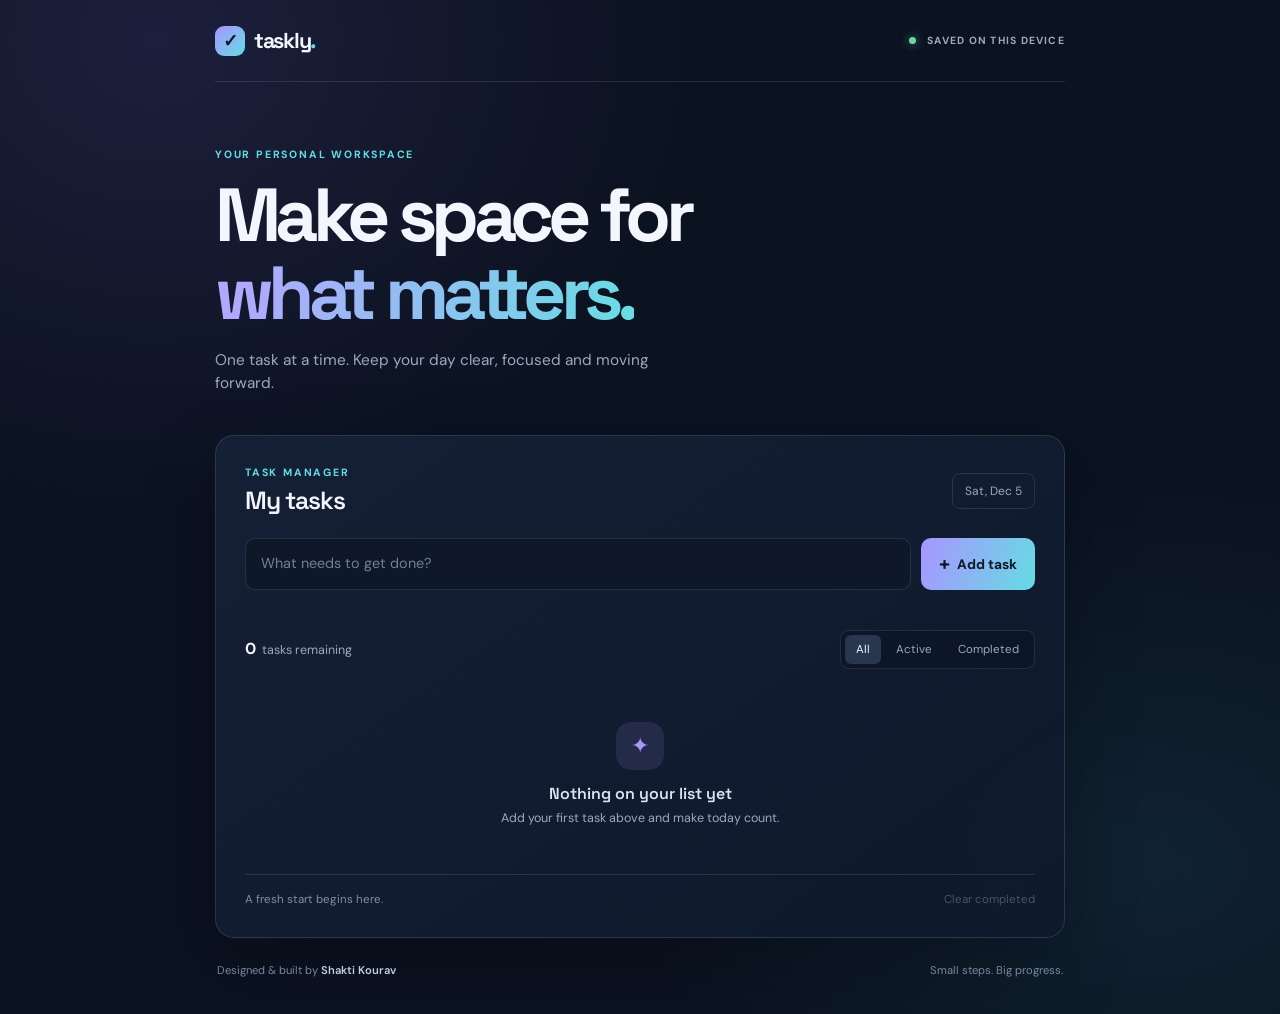
<file: interactive-todo-localstorage/index.html>
<!DOCTYPE html>
<html lang="en">
<head>
  <meta charset="UTF-8">
  <meta name="viewport" content="width=device-width, initial-scale=1.0">
  <meta name="description" content="A simple, responsive task manager by Shakti Kourav.">
  <meta name="theme-color" content="#101827">
  <title>Taskly — Personal Task Manager</title>
  <link rel="preconnect" href="https://fonts.googleapis.com">
  <link rel="preconnect" href="https://fonts.gstatic.com" crossorigin>
  <link href="https://fonts.googleapis.com/css2?family=DM+Sans:wght@400;500;600;700&family=Space+Grotesk:wght@500;600;700&display=swap" rel="stylesheet">
  <link rel="stylesheet" href="style.css">
  <script src="script.js" defer></script>
</head>
<body>
  <main class="app-shell">
    <header class="topbar">
      <a class="brand" href="#" aria-label="Taskly home"><span class="brand-icon">✓</span> taskly<span class="brand-dot">.</span></a>
      <span class="local-label"><span class="live-dot"></span> SAVED ON THIS DEVICE</span>
    </header>

    <section class="welcome">
      <p class="eyebrow">YOUR PERSONAL WORKSPACE</p>
      <h1>Make space for<br><span>what matters.</span></h1>
      <p class="welcome-copy">One task at a time. Keep your day clear, focused and moving forward.</p>
    </section>

    <section class="task-panel" aria-labelledby="task-heading">
      <div class="panel-heading">
        <div>
          <p class="eyebrow">TASK MANAGER</p>
          <h2 id="task-heading">My tasks</h2>
        </div>
        <div class="date-chip" id="today-date" aria-label="Today's date"></div>
      </div>

      <form class="task-form" id="task-form">
        <label class="sr-only" for="task-input">Enter a new task</label>
        <input id="task-input" name="task" type="text" maxlength="120" placeholder="What needs to get done?" autocomplete="off">
        <button class="add-button" type="submit"><span aria-hidden="true">+</span> Add task</button>
      </form>
      <p class="form-message" id="form-message" role="status" aria-live="polite"></p>

      <div class="task-toolbar">
        <div class="task-count"><strong id="remaining-count">0</strong> tasks remaining</div>
        <div class="filters" role="group" aria-label="Filter tasks">
          <button type="button" class="filter-button active" data-filter="all" aria-pressed="true">All</button>
          <button type="button" class="filter-button" data-filter="active" aria-pressed="false">Active</button>
          <button type="button" class="filter-button" data-filter="completed" aria-pressed="false">Completed</button>
        </div>
      </div>

      <ul class="task-list" id="task-list" aria-label="Your tasks"></ul>
      <div class="empty-state" id="empty-state">
        <div class="empty-icon">✦</div>
        <h3>Nothing on your list yet</h3>
        <p>Add your first task above and make today count.</p>
      </div>

      <footer class="list-footer">
        <span id="list-summary">A fresh start begins here.</span>
        <button type="button" id="clear-completed" class="clear-button" disabled>Clear completed</button>
      </footer>
    </section>

    <footer class="app-footer">
      <span>Designed & built by <strong>Shakti Kourav</strong></span>
      <span>Small steps. Big progress.</span>
    </footer>
  </main>
</body>
</html>
</file>
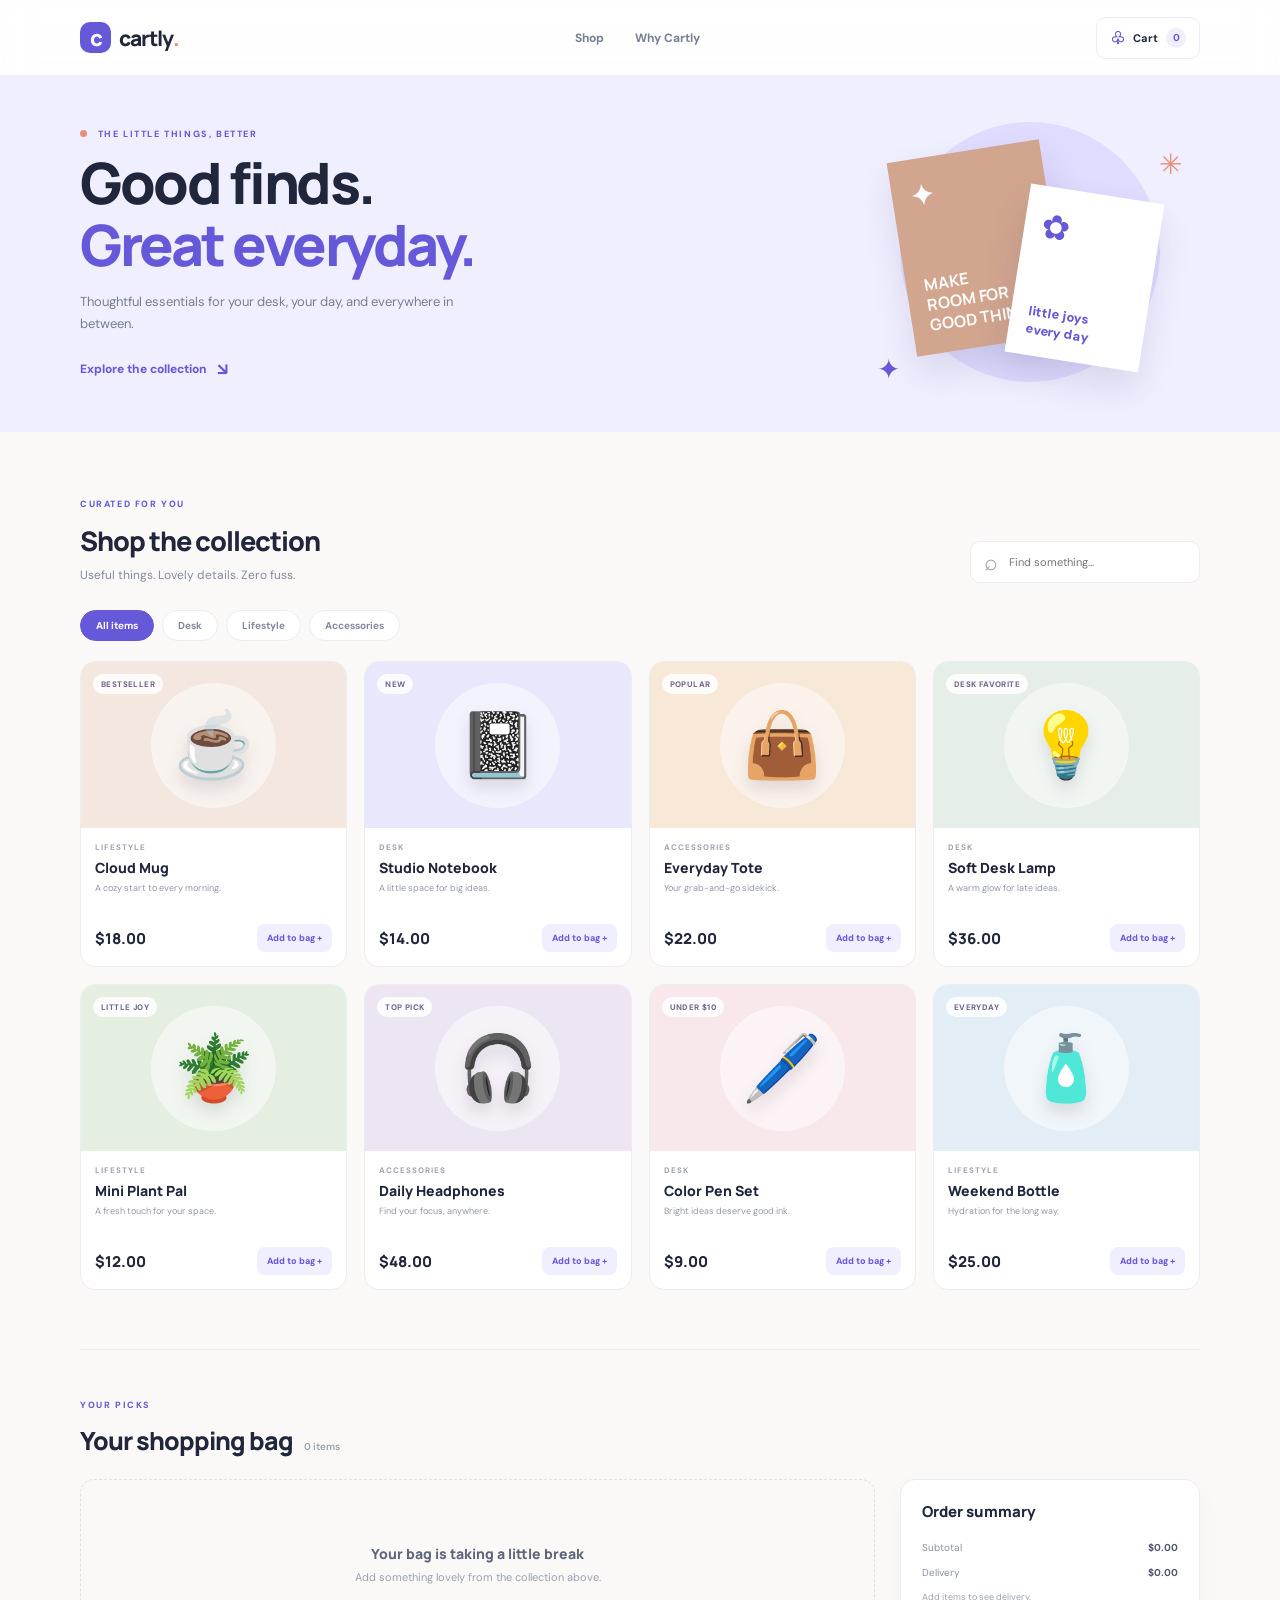
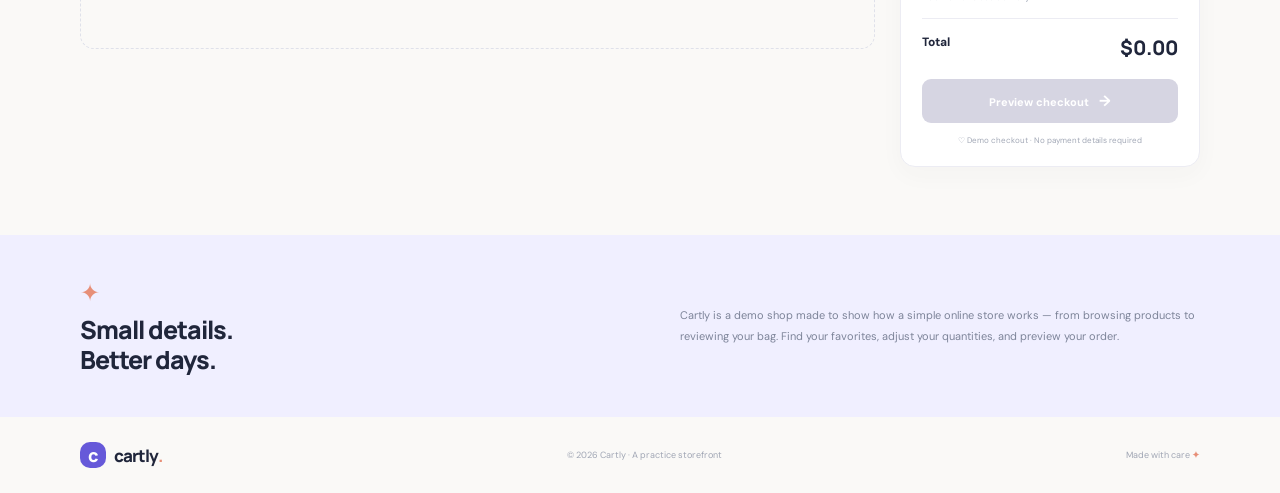
<file: Interactive_Mini_Ecommerce_App/index.html>
<!DOCTYPE html>
<html lang="en">
<head>
  <meta charset="UTF-8">
  <meta name="viewport" content="width=device-width, initial-scale=1.0">
  <meta name="description" content="A mini online store with a dynamic product catalog and interactive shopping cart.">
  <title>Cartly — Everyday essentials</title>
  <link rel="preconnect" href="https://fonts.googleapis.com">
  <link rel="preconnect" href="https://fonts.gstatic.com" crossorigin>
  <link href="https://fonts.googleapis.com/css2?family=DM+Sans:wght@400;500;600;700;800&family=Manrope:wght@500;600;700;800&display=swap" rel="stylesheet">
  <link rel="stylesheet" href="style.css">
  <script src="script.js" defer></script>
</head>
<body>
  <header class="site-header">
    <div class="header-inner">
      <a class="brand" href="#" aria-label="Cartly home"><span class="brand-mark">c</span> cartly<span class="brand-period">.</span></a>
      <nav class="desktop-nav" aria-label="Main navigation"><a href="#shop">Shop</a><a href="#why-us">Why Cartly</a></nav>
      <button class="header-cart" id="cart-jump" type="button" aria-label="Go to shopping cart">
        <span aria-hidden="true">♧</span> Cart <span class="cart-count" id="header-cart-count">0</span>
      </button>
    </div>
  </header>

  <main>
    <section class="hero">
      <div class="hero-inner">
        <div class="hero-copy">
          <p class="eyebrow"><span></span> THE LITTLE THINGS, BETTER</p>
          <h1>Good finds.<br><span>Great everyday.</span></h1>
          <p>Thoughtful essentials for your desk, your day, and everywhere in between.</p>
          <a href="#shop" class="hero-link">Explore the collection <span aria-hidden="true">↘</span></a>
        </div>
        <div class="hero-art" aria-label="Decorative product collection">
          <div class="art-circle"></div>
          <div class="art-card art-card-one"><span>✦</span><b>MAKE<br>ROOM FOR<br>GOOD THINGS</b></div>
          <div class="art-card art-card-two"><span>✿</span><small>little joys<br>every day</small></div>
          <div class="art-spark spark-one">✳</div><div class="art-spark spark-two">✦</div>
        </div>
      </div>
    </section>

    <section class="shop-section content-width" id="shop">
      <div class="section-heading">
        <div><p class="eyebrow">CURATED FOR YOU</p><h2>Shop the collection</h2><p class="section-subtitle">Useful things. Lovely details. Zero fuss.</p></div>
        <label class="search-box"><span aria-hidden="true">⌕</span><span class="sr-only">Search products</span><input id="product-search" type="search" placeholder="Find something..." autocomplete="off"></label>
      </div>
      <div class="category-row" id="category-filters" aria-label="Filter products">
        <button class="filter-chip active" type="button" data-category="All">All items</button>
        <button class="filter-chip" type="button" data-category="Desk">Desk</button>
        <button class="filter-chip" type="button" data-category="Lifestyle">Lifestyle</button>
        <button class="filter-chip" type="button" data-category="Accessories">Accessories</button>
      </div>
      <div class="product-grid" id="product-grid" aria-live="polite"></div>
      <p class="empty-products" id="empty-products" hidden>No products match your search. Try another word.</p>
    </section>

    <section class="cart-section content-width" id="cart-section">
      <div class="cart-heading"><div><p class="eyebrow">YOUR PICKS</p><h2>Your shopping bag <span class="heading-count" id="cart-heading-count">0 items</span></h2></div><button class="text-button" id="clear-cart" type="button">Clear bag</button></div>
      <div class="cart-layout">
        <div class="cart-items" id="cart-items" aria-live="polite"></div>
        <aside class="summary-card">
          <h3>Order summary</h3>
          <div class="summary-row"><span>Subtotal</span><strong id="subtotal">$0.00</strong></div>
          <div class="summary-row"><span>Delivery</span><strong id="delivery">$0.00</strong></div>
          <p class="delivery-hint" id="delivery-hint">Add items to see delivery.</p>
          <div class="summary-total"><span>Total</span><strong id="grand-total">$0.00</strong></div>
          <button class="checkout-button" id="checkout-button" type="button" disabled>Preview checkout <span aria-hidden="true">→</span></button>
          <p class="secure-note">♡ Demo checkout · No payment details required</p>
        </aside>
      </div>
    </section>

    <section class="why-section" id="why-us"><div class="content-width why-inner"><div><span class="why-icon">✦</span><h2>Small details.<br>Better days.</h2></div><p>Cartly is a demo shop made to show how a simple online store works — from browsing products to reviewing your bag. Find your favorites, adjust your quantities, and preview your order.</p></div></section>
  </main>

  <footer class="footer content-width"><a class="brand" href="#"><span class="brand-mark">c</span> cartly<span class="brand-period">.</span></a><span>© 2026 Cartly · A practice storefront</span><span>Made with care <b>✦</b></span></footer>

  <div class="modal-backdrop" id="checkout-modal" hidden>
    <section class="checkout-modal" role="dialog" aria-modal="true" aria-labelledby="modal-title">
      <button class="modal-close" id="modal-close" type="button" aria-label="Close checkout preview">×</button>
      <div class="modal-success">✓</div>
      <p class="eyebrow">JUST ONE LAST LOOK</p>
      <h2 id="modal-title">Your order preview</h2>
      <p class="modal-description">Everything looks good! This is a demo preview — no order will be placed and no payment will be collected.</p>
      <div class="modal-items" id="modal-items"></div>
      <div class="modal-total"><span>Estimated total</span><strong id="modal-total">$0.00</strong></div>
      <button class="done-button" id="done-button" type="button">Looks good</button>
      <p class="demo-disclaimer">Demo only · No card details or personal payment information requested.</p>
    </section>
  </div>
  <div class="toast" id="toast" role="status" aria-live="polite"></div>
</body>
</html>
</file>
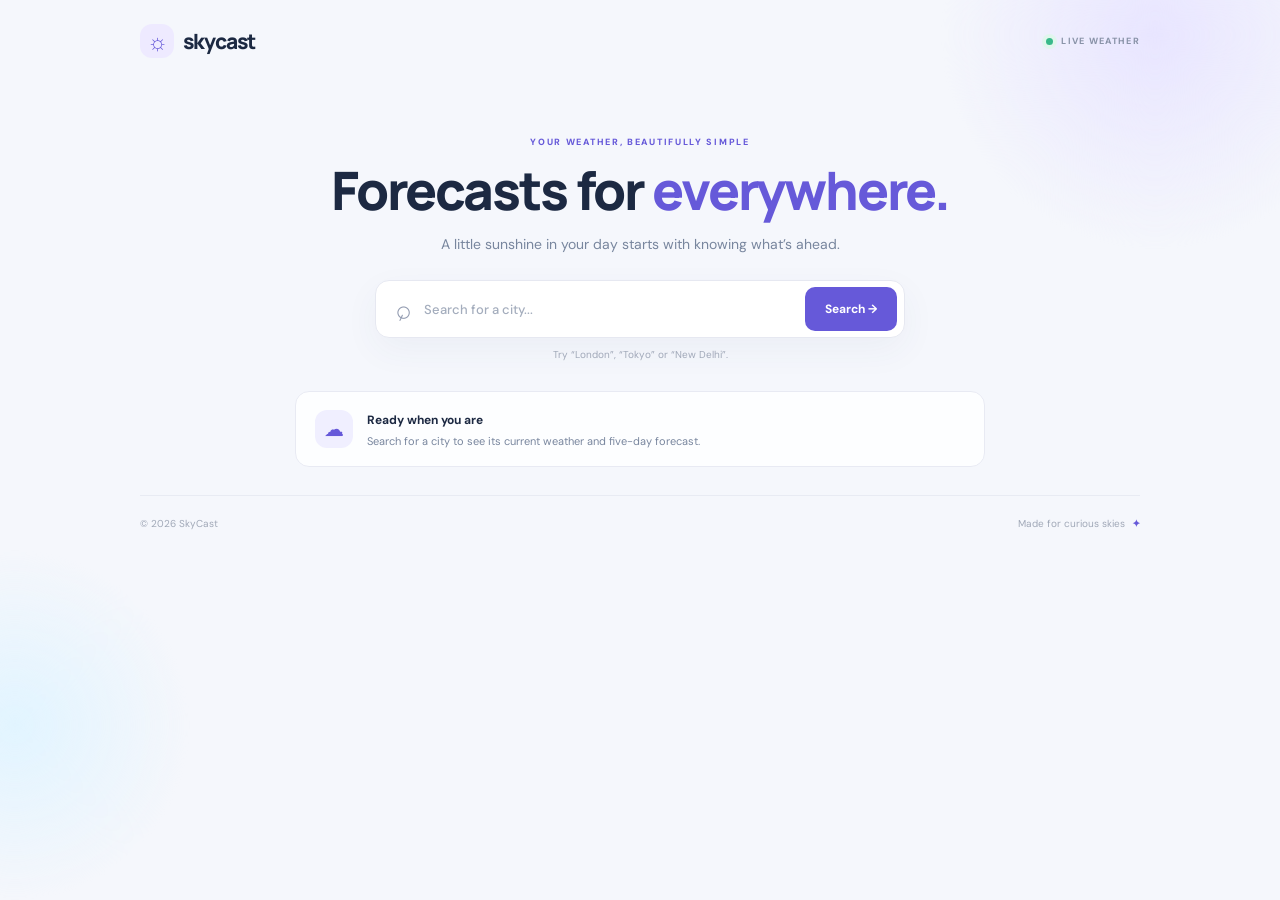
<file: Live_Weather_Dashboard/index.html>
<!DOCTYPE html>
<html lang="en">
<head>
  <meta charset="UTF-8">
  <meta name="viewport" content="width=device-width, initial-scale=1.0">
  <meta name="description" content="Search a city to see live weather conditions and a five-day forecast.">
  <title>SkyCast — Live Weather Dashboard</title>
  <link rel="preconnect" href="https://fonts.googleapis.com">
  <link rel="preconnect" href="https://fonts.gstatic.com" crossorigin>
  <link href="https://fonts.googleapis.com/css2?family=DM+Sans:wght@400;500;600;700;800&family=Manrope:wght@500;600;700;800&display=swap" rel="stylesheet">
  <link rel="stylesheet" href="style.css">
  <script src="script.js" defer></script>
</head>
<body>
  <div class="ambient ambient-one"></div>
  <div class="ambient ambient-two"></div>
  <main class="app-shell">
    <header class="topbar">
      <a class="brand" href="#" aria-label="SkyCast home"><span class="brand-icon">☼</span> skycast</a>
      <div class="live-indicator"><span></span> LIVE WEATHER</div>
    </header>

    <section class="hero">
      <p class="eyebrow">YOUR WEATHER, BEAUTIFULLY SIMPLE</p>
      <h1>Forecasts for <span>everywhere.</span></h1>
      <p class="hero-copy">A little sunshine in your day starts with knowing what’s ahead.</p>

      <form class="search-form" id="search-form" novalidate>
        <span class="search-icon" aria-hidden="true">⌕</span>
        <label class="sr-only" for="city-input">Search city</label>
        <input id="city-input" type="search" placeholder="Search for a city..." autocomplete="off" maxlength="80">
        <button id="search-button" type="submit">Search <span aria-hidden="true">→</span></button>
      </form>
      <p class="search-hint" id="search-hint">Try “London”, “Tokyo” or “New Delhi”.</p>
    </section>

    <section class="status-panel" id="status-panel" aria-live="polite" aria-atomic="true">
      <div class="status-icon">☁</div>
      <div>
        <strong id="status-title">Ready when you are</strong>
        <p id="status-message">Search for a city to see its current weather and five-day forecast.</p>
      </div>
    </section>

    <section class="weather-content" id="weather-content" hidden>
      <div class="section-heading">
        <div>
          <p class="section-kicker">CURRENT CONDITIONS</p>
          <h2 id="location-name">—</h2>
          <p class="updated" id="local-time">Local time · —</p>
        </div>
        <div class="condition-pill"><span class="condition-dot"></span> Now</div>
      </div>

      <article class="current-card">
        <div class="current-main">
          <div class="weather-symbol" id="current-icon" aria-hidden="true">☀️</div>
          <div>
            <div class="temperature"><span id="current-temp">—</span><span class="degree">°</span></div>
            <p class="condition-text" id="current-description">—</p>
            <p class="feels-like">Feels like <strong id="feels-like">—</strong>°</p>
          </div>
        </div>
        <div class="current-summary">
          <p>Here's what's happening in your city right now.</p>
          <div class="summary-divider"></div>
          <span id="day-summary">Live conditions</span>
        </div>
      </article>

      <div class="details-grid">
        <article class="detail-card"><span class="detail-icon">💧</span><span class="detail-label">Humidity</span><strong><span id="humidity">—</span><small>%</small></strong></article>
        <article class="detail-card"><span class="detail-icon">🌬️</span><span class="detail-label">Wind speed</span><strong><span id="wind-speed">—</span><small> km/h</small></strong></article>
        <article class="detail-card"><span class="detail-icon">🌡️</span><span class="detail-label">Pressure</span><strong><span id="pressure">—</span><small> hPa</small></strong></article>
        <article class="detail-card"><span class="detail-icon">☀️</span><span class="detail-label">UV index</span><strong><span id="uv-index">—</span><small></small></strong></article>
      </div>

      <section class="forecast-section">
        <div class="forecast-heading">
          <div><p class="section-kicker">PLAN AHEAD</p><h2>5-day forecast</h2></div>
          <span class="forecast-caption">Daily outlook</span>
        </div>
        <div class="forecast-grid" id="forecast-grid"></div>
      </section>
      <p class="data-credit">Weather data provided by <a href="https://open-meteo.com/" target="_blank" rel="noopener noreferrer">Open-Meteo</a>.</p>
    </section>

    <footer class="footer"><span>© 2026 SkyCast</span><span>Made for curious skies <b>✦</b></span></footer>
  </main>
</body>
</html>
</file>
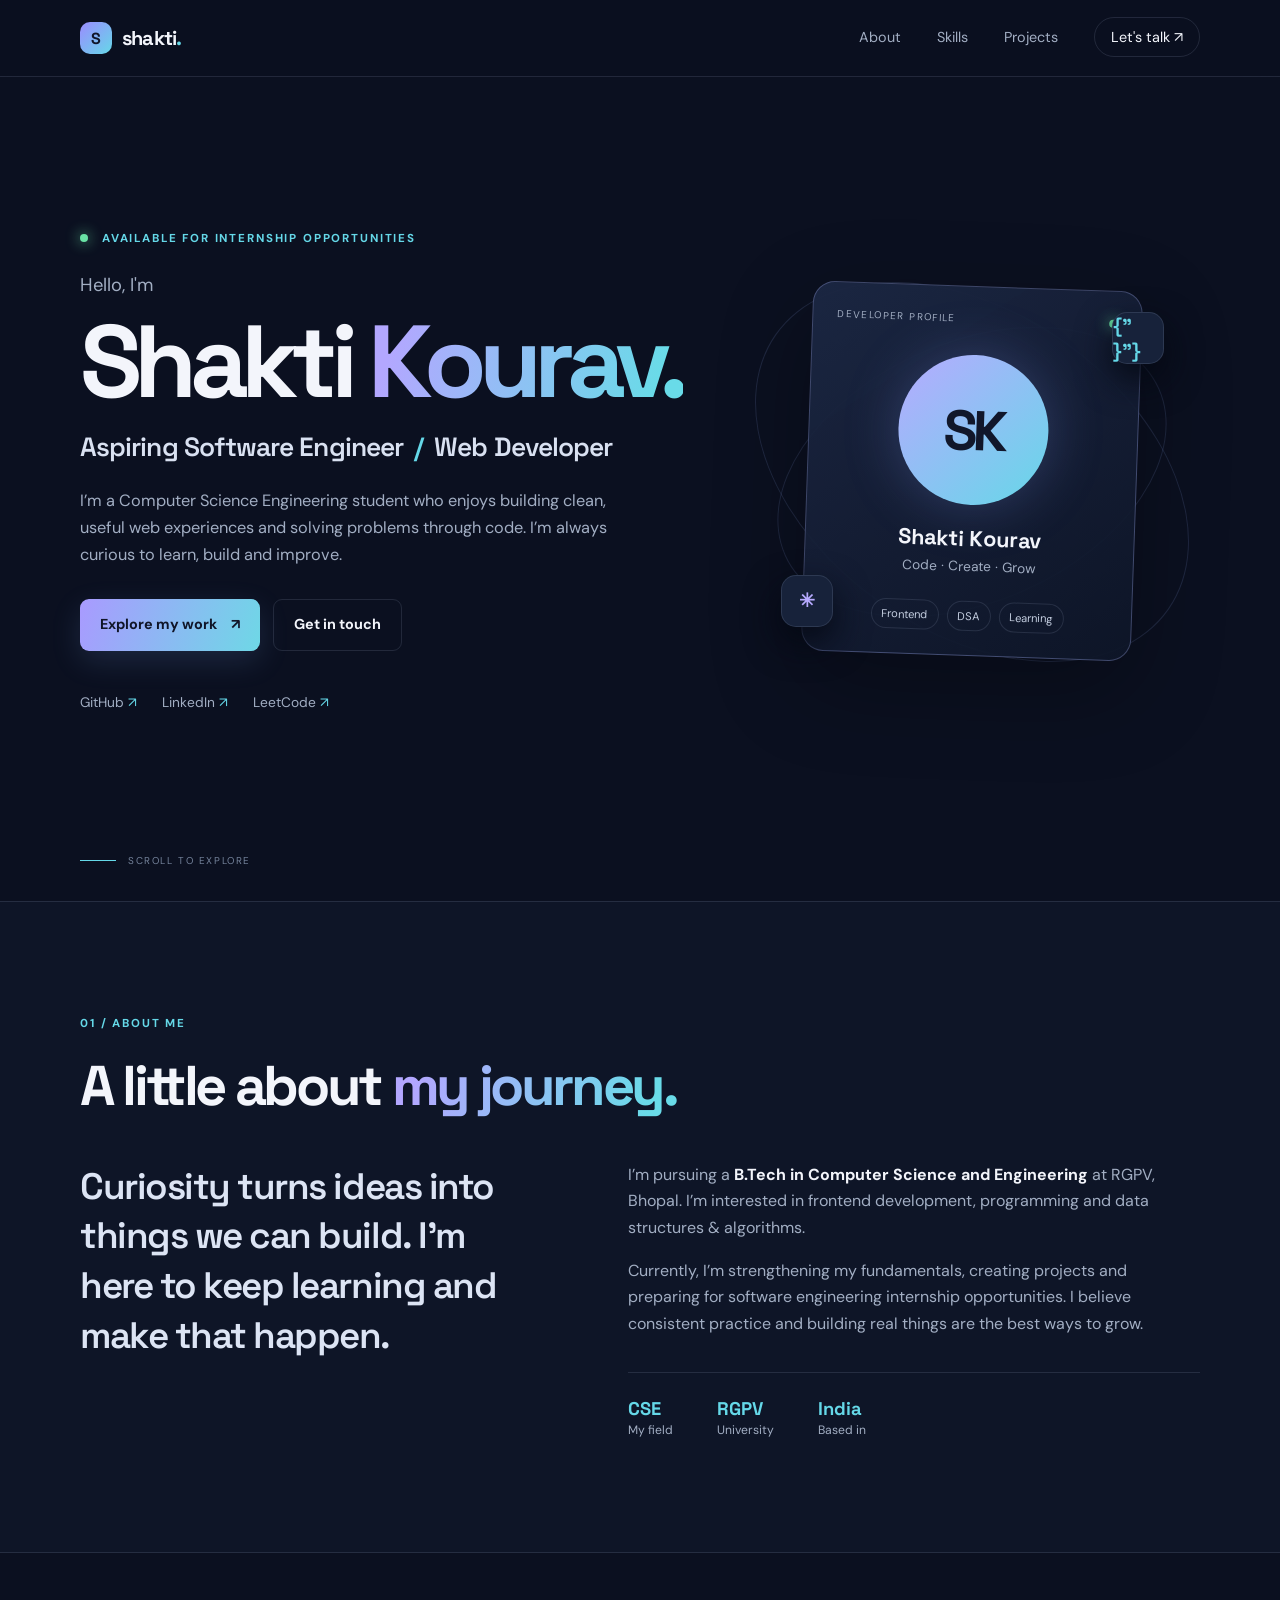
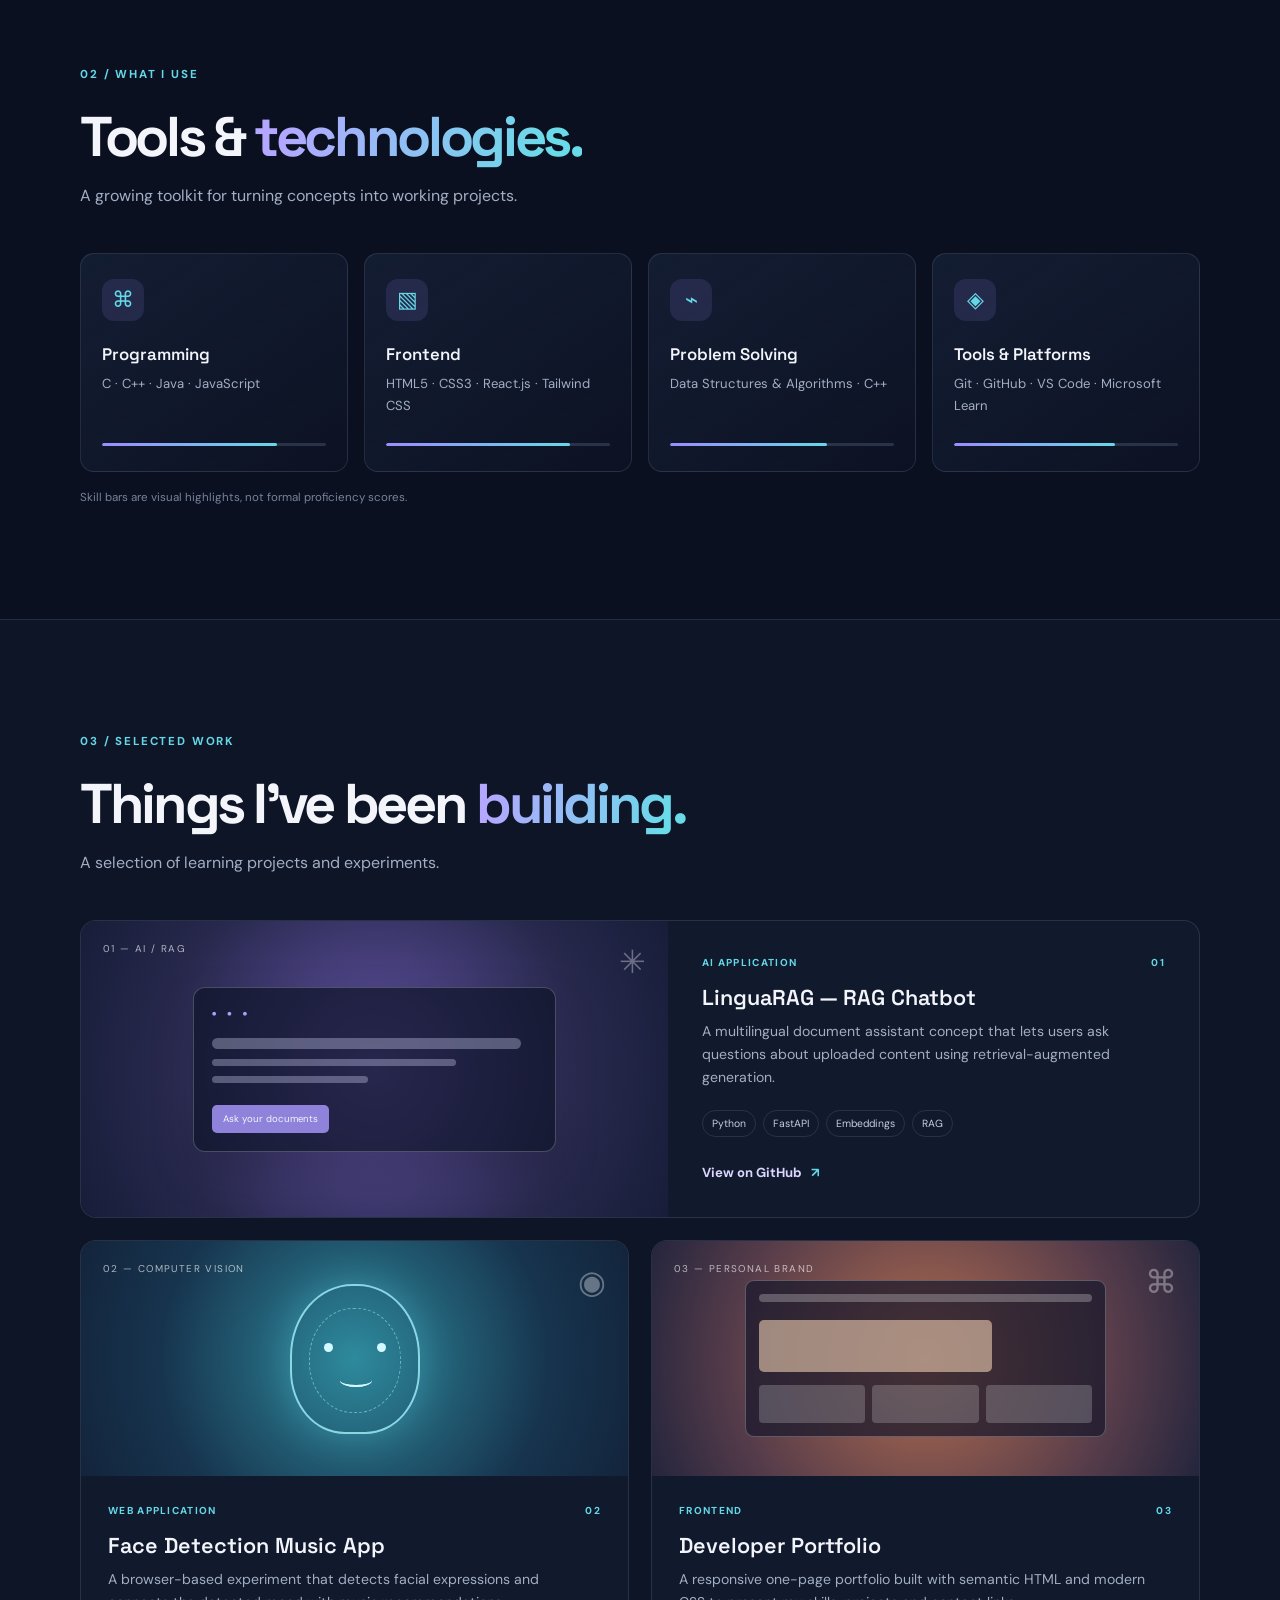
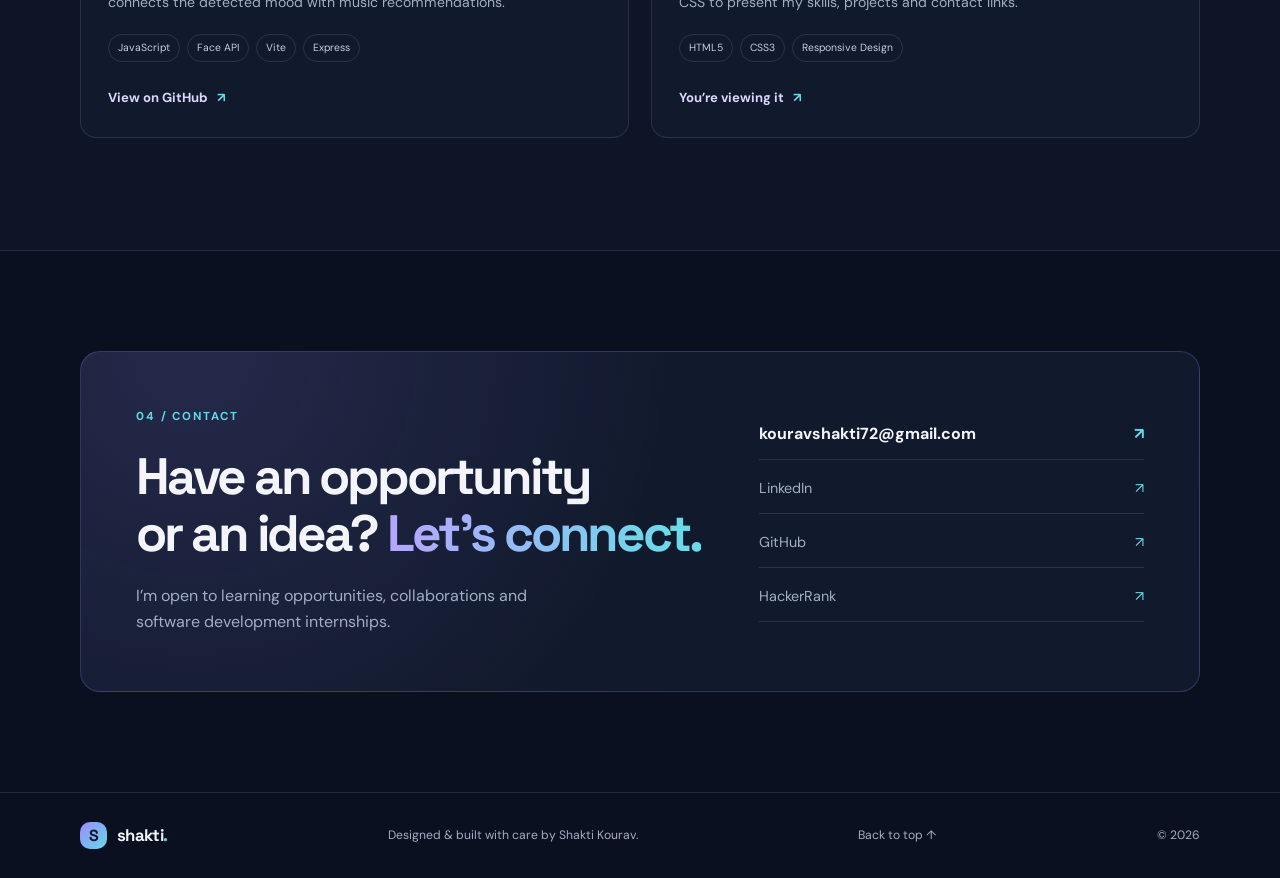
<file: personal-portfolio/index.html>
<!DOCTYPE html>
<html lang="en">
<head>
  <meta charset="UTF-8">
  <meta name="viewport" content="width=device-width, initial-scale=1.0">
  <meta name="description" content="Shakti Kourav — Computer Science Engineering student, aspiring software engineer and web developer.">
  <meta name="theme-color" content="#0b1020">
  <title>Shakti Kourav | Developer Portfolio</title>
  <link rel="preconnect" href="https://fonts.googleapis.com">
  <link rel="preconnect" href="https://fonts.gstatic.com" crossorigin>
  <link href="https://fonts.googleapis.com/css2?family=DM+Sans:wght@400;500;600;700&family=Space+Grotesk:wght@500;600;700&display=swap" rel="stylesheet">
  <link rel="stylesheet" href="style.css">
</head>
<body>
  <header class="site-header">
    <nav class="nav container" aria-label="Main navigation">
      <a class="brand" href="#home" aria-label="Shakti Kourav home"><span class="brand-mark">S</span><span>shakti<span class="accent">.</span></span></a>
      <button class="menu-toggle" aria-label="Open navigation menu" aria-expanded="false" aria-controls="nav-links">
        <span></span><span></span><span></span>
      </button>
      <ul class="nav-links" id="nav-links">
        <li><a href="#about">About</a></li>
        <li><a href="#skills">Skills</a></li>
        <li><a href="#projects">Projects</a></li>
        <li><a href="#contact" class="nav-contact">Let's talk <span aria-hidden="true">↗</span></a></li>
      </ul>
    </nav>
  </header>

  <main>
    <section class="hero section container" id="home">
      <div class="hero-copy">
        <p class="eyebrow"><span class="status-dot"></span> AVAILABLE FOR INTERNSHIP OPPORTUNITIES</p>
        <p class="intro-line">Hello, I'm</p>
        <h1>Shakti <span class="gradient-text">Kourav.</span></h1>
        <h2 class="hero-role">Aspiring Software Engineer <span class="role-divider">/</span> Web Developer</h2>
        <p class="hero-description">I’m a Computer Science Engineering student who enjoys building clean, useful web experiences and solving problems through code. I’m always curious to learn, build and improve.</p>
        <div class="hero-actions">
          <a class="button button-primary" href="#projects">Explore my work <span aria-hidden="true">↗</span></a>
          <a class="button button-secondary" href="#contact">Get in touch</a>
        </div>
        <div class="social-row" aria-label="Social profiles">
          <a href="https://github.com/ShaktiKourav" target="_blank" rel="noopener noreferrer">GitHub <span aria-hidden="true">↗</span></a>
          <a href="https://www.linkedin.com/in/shakti-kourav/" target="_blank" rel="noopener noreferrer">LinkedIn <span aria-hidden="true">↗</span></a>
          <a href="https://leetcode.com/u/Shakti_kourav/" target="_blank" rel="noopener noreferrer">LeetCode <span aria-hidden="true">↗</span></a>
        </div>
      </div>
      <div class="hero-visual" aria-label="Decorative profile monogram">
        <div class="orbit orbit-one"></div><div class="orbit orbit-two"></div>
        <div class="profile-card">
          <div class="profile-top"><span class="profile-label">DEVELOPER PROFILE</span><span class="profile-online"></span></div>
          <div class="monogram">SK</div>
          <p class="profile-name">Shakti Kourav</p>
          <p class="profile-subtitle">Code · Create · Grow</p>
          <div class="profile-tags"><span>Frontend</span><span>DSA</span><span>Learning</span></div>
        </div>
        <span class="float-chip chip-code">{" }"}</span>
        <span class="float-chip chip-star">✳</span>
      </div>
      <a class="scroll-cue" href="#about"><span></span> SCROLL TO EXPLORE</a>
    </section>

    <section class="section about-section" id="about">
      <div class="container">
        <div class="section-heading"><p class="eyebrow">01 / ABOUT ME</p><h2>A little about <span class="gradient-text">my journey.</span></h2></div>
        <div class="about-grid">
          <div class="about-lead"><p class="large-copy">Curiosity turns ideas into things we can build. I’m here to keep learning and make that happen.</p></div>
          <div class="about-details">
            <p>I’m pursuing a <strong>B.Tech in Computer Science and Engineering</strong> at RGPV, Bhopal. I’m interested in frontend development, programming and data structures & algorithms.</p>
            <p>Currently, I’m strengthening my fundamentals, creating projects and preparing for software engineering internship opportunities. I believe consistent practice and building real things are the best ways to grow.</p>
            <div class="quick-facts">
              <div><span class="fact-number">CSE</span><span class="fact-label">My field</span></div>
              <div><span class="fact-number">RGPV</span><span class="fact-label">University</span></div>
              <div><span class="fact-number">India</span><span class="fact-label">Based in</span></div>
            </div>
          </div>
        </div>
      </div>
    </section>

    <section class="section container" id="skills">
      <div class="section-heading"><p class="eyebrow">02 / WHAT I USE</p><h2>Tools & <span class="gradient-text">technologies.</span></h2><p class="section-note">A growing toolkit for turning concepts into working projects.</p></div>
      <div class="skills-grid">
        <article class="skill-card"><div class="skill-icon">⌘</div><h3>Programming</h3><p>C · C++ · Java · JavaScript</p><div class="skill-bar"><span style="width:78%"></span></div></article>
        <article class="skill-card"><div class="skill-icon">▧</div><h3>Frontend</h3><p>HTML5 · CSS3 · React.js · Tailwind CSS</p><div class="skill-bar"><span style="width:82%"></span></div></article>
        <article class="skill-card"><div class="skill-icon">⌁</div><h3>Problem Solving</h3><p>Data Structures & Algorithms · C++</p><div class="skill-bar"><span style="width:70%"></span></div></article>
        <article class="skill-card"><div class="skill-icon">◈</div><h3>Tools & Platforms</h3><p>Git · GitHub · VS Code · Microsoft Learn</p><div class="skill-bar"><span style="width:72%"></span></div></article>
      </div>
      <p class="skill-disclaimer">Skill bars are visual highlights, not formal proficiency scores.</p>
    </section>

    <section class="section projects-section" id="projects">
      <div class="container">
        <div class="section-heading"><p class="eyebrow">03 / SELECTED WORK</p><h2>Things I’ve been <span class="gradient-text">building.</span></h2><p class="section-note">A selection of learning projects and experiments.</p></div>
        <div class="projects-grid">
          <article class="project-card project-featured">
            <div class="project-art art-purple"><span class="art-symbol">✳</span><span class="art-caption">01 — AI / RAG</span><div class="art-window"><div class="window-dots">● ● ●</div><div class="fake-line wide"></div><div class="fake-line"></div><div class="fake-line short"></div><div class="fake-pill">Ask your documents</div></div></div>
            <div class="project-content"><div class="project-meta"><span>AI APPLICATION</span><span>01</span></div><h3>LinguaRAG — RAG Chatbot</h3><p>A multilingual document assistant concept that lets users ask questions about uploaded content using retrieval-augmented generation.</p><div class="tag-list"><span>Python</span><span>FastAPI</span><span>Embeddings</span><span>RAG</span></div><a class="text-link" href="https://github.com/ShaktiKourav/RAG-Chatbot" target="_blank" rel="noopener noreferrer">View on GitHub <span>↗</span></a></div>
          </article>
          <article class="project-card">
            <div class="project-art art-blue"><span class="art-symbol">◉</span><span class="art-caption">02 — COMPUTER VISION</span><div class="face-frame"><span></span><span></span><i></i></div></div>
            <div class="project-content"><div class="project-meta"><span>WEB APPLICATION</span><span>02</span></div><h3>Face Detection Music App</h3><p>A browser-based experiment that detects facial expressions and connects the detected mood with music recommendations.</p><div class="tag-list"><span>JavaScript</span><span>Face API</span><span>Vite</span><span>Express</span></div><a class="text-link" href="https://github.com/ShaktiKourav/Face-Detection" target="_blank" rel="noopener noreferrer">View on GitHub <span>↗</span></a></div>
          </article>
          <article class="project-card">
            <div class="project-art art-orange"><span class="art-symbol">⌘</span><span class="art-caption">03 — PERSONAL BRAND</span><div class="mini-browser"><div class="mini-nav"></div><div class="mini-hero"></div><div class="mini-cards"><i></i><i></i><i></i></div></div></div>
            <div class="project-content"><div class="project-meta"><span>FRONTEND</span><span>03</span></div><h3>Developer Portfolio</h3><p>A responsive one-page portfolio built with semantic HTML and modern CSS to present my skills, projects and contact links.</p><div class="tag-list"><span>HTML5</span><span>CSS3</span><span>Responsive Design</span></div><a class="text-link" href="#home">You’re viewing it <span>↗</span></a></div>
          </article>
        </div>
      </div>
    </section>

    <section class="section container contact-section" id="contact">
      <div class="contact-panel">
        <div><p class="eyebrow">04 / CONTACT</p><h2>Have an opportunity<br>or an idea? <span class="gradient-text">Let’s connect.</span></h2><p class="contact-copy">I’m open to learning opportunities, collaborations and software development internships.</p></div>
        <div class="contact-links">
          <a href="mailto:kouravshakti72@gmail.com" class="contact-email">kouravshakti72@gmail.com <span>↗</span></a>
          <a href="https://www.linkedin.com/in/shakti-kourav-117474391/" target="_blank" rel="noopener noreferrer">LinkedIn <span>↗</span></a>
          <a href="https://github.com/ShaktiKourav" target="_blank" rel="noopener noreferrer">GitHub <span>↗</span></a>
          <a href="https://www.hackerrank.com/profile/kouravshakti72" target="_blank" rel="noopener noreferrer">HackerRank <span>↗</span></a>
        </div>
      </div>
    </section>
  </main>

  <footer class="site-footer">
    <div class="container footer-inner"><a class="brand" href="#home"><span class="brand-mark">S</span><span>shakti<span class="accent">.</span></span></a><p>Designed & built with care by Shakti Kourav.</p><a href="#home" class="back-top">Back to top ↑</a><span class="copyright">© <span id="year"></span></span></div>
  </footer>
  <script src="script.js"></script>
</body>
</html>
</file>
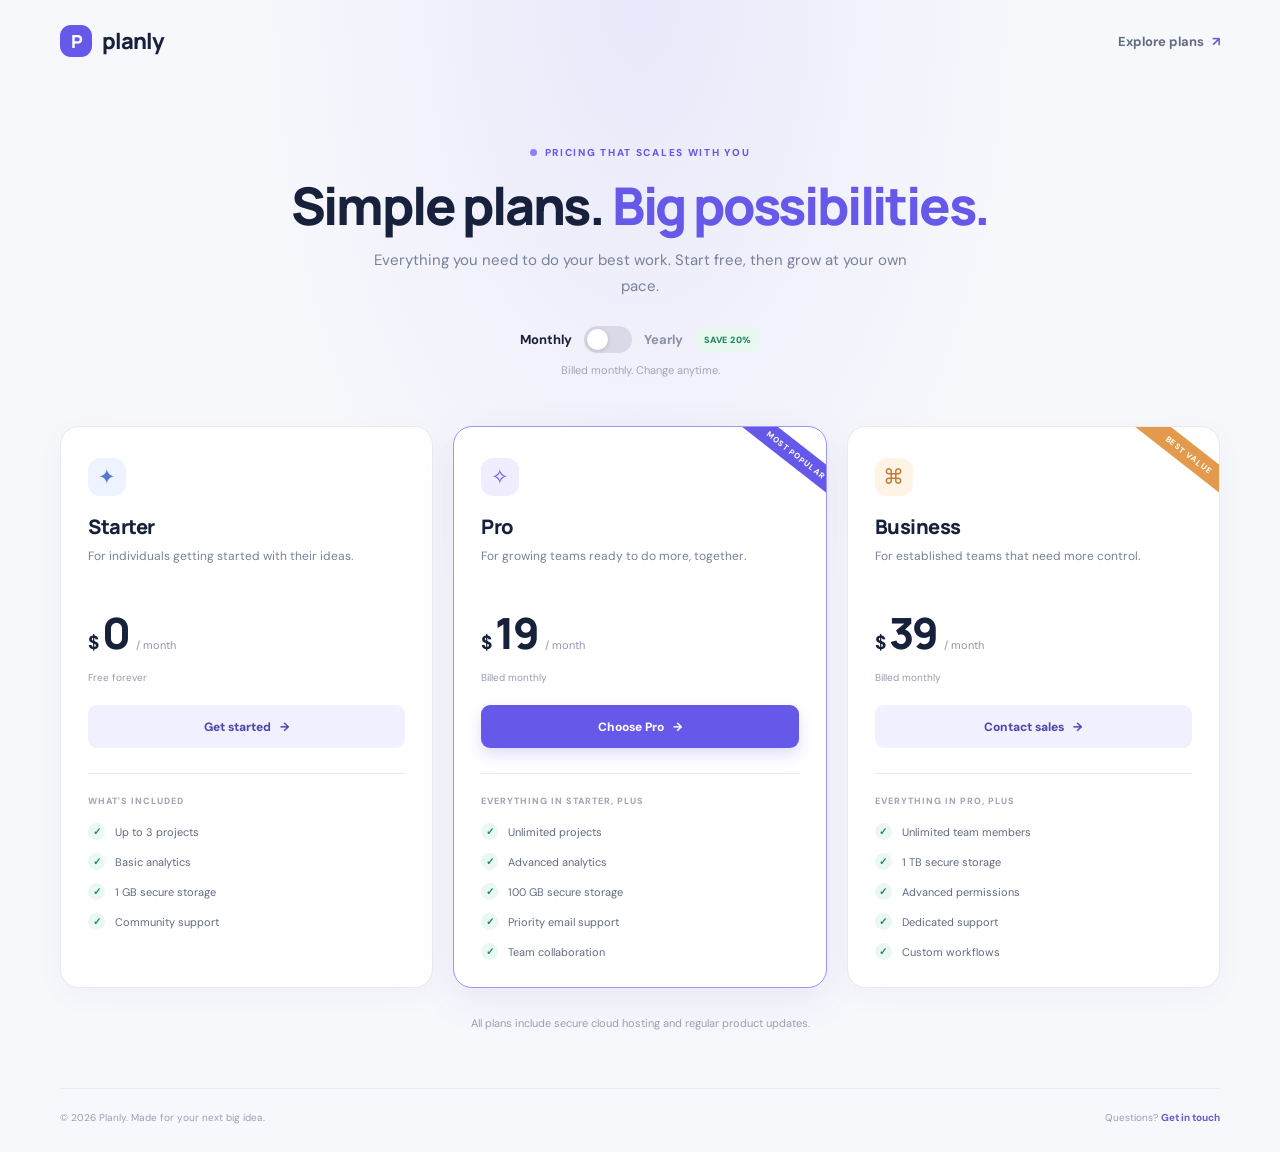
<file: Responsive_Product_Pricing_Cards/index.html>
<!DOCTYPE html>
<html lang="en">
<head>
  <meta charset="UTF-8">
  <meta name="viewport" content="width=device-width, initial-scale=1.0">
  <meta name="description" content="A responsive SaaS pricing section with monthly and yearly billing.">
  <title>Planly — Simple, transparent pricing</title>
  <link rel="preconnect" href="https://fonts.googleapis.com">
  <link rel="preconnect" href="https://fonts.gstatic.com" crossorigin>
  <link href="https://fonts.googleapis.com/css2?family=DM+Sans:wght@400;500;600;700;800&family=Manrope:wght@500;600;700;800&display=swap" rel="stylesheet">
  <link rel="stylesheet" href="style.css">
  <script src="script.js" defer></script>
</head>
<body>
  <main class="page-shell">
    <header class="topbar">
      <a class="brand" href="#" aria-label="Planly home"><span class="brand-mark">P</span> planly</a>
      <a class="top-link" href="#plans">Explore plans <span aria-hidden="true">↗</span></a>
    </header>

    <section class="pricing-section" id="plans" aria-labelledby="page-title">
      <div class="intro">
        <p class="eyebrow"><span class="eyebrow-dot"></span> PRICING THAT SCALES WITH YOU</p>
        <h1 id="page-title">Simple plans. <span>Big possibilities.</span></h1>
        <p class="subtitle">Everything you need to do your best work. Start free, then grow at your own pace.</p>

        <div class="billing-area">
          <span class="billing-label" id="monthly-label">Monthly</span>
          <button class="billing-switch" id="billing-toggle" type="button" role="switch"
                  aria-checked="false" aria-label="Switch to yearly billing">
            <span class="switch-knob"></span>
          </button>
          <span class="billing-label" id="yearly-label">Yearly</span>
          <span class="save-pill">SAVE 20%</span>
        </div>
        <p class="billing-note" id="billing-note" aria-live="polite">Billed monthly. Change anytime.</p>
      </div>

      <div class="pricing-grid">
        <article class="pricing-card" data-plan="starter">
          <div class="card-top">
            <div class="plan-icon starter-icon" aria-hidden="true">✦</div>
            <h2>Starter</h2>
            <p class="plan-description">For individuals getting started with their ideas.</p>
            <div class="price-line">
              <span class="currency">$</span><span class="price" data-monthly="0" data-yearly="0">0</span>
              <span class="period">/ month</span>
            </div>
            <p class="billing-detail" data-monthly-label="Free forever" data-yearly-label="Free forever">Free forever</p>
            <a class="cta secondary-cta" href="mailto:hello@example.com?subject=Starter%20Plan">Get started <span aria-hidden="true">→</span></a>
          </div>
          <div class="feature-divider"></div>
          <p class="feature-heading">WHAT'S INCLUDED</p>
          <ul class="features">
            <li><span class="check">✓</span> Up to 3 projects</li>
            <li><span class="check">✓</span> Basic analytics</li>
            <li><span class="check">✓</span> 1 GB secure storage</li>
            <li><span class="check">✓</span> Community support</li>
          </ul>
        </article>

        <article class="pricing-card popular-card" data-plan="pro">
          <div class="ribbon popular-ribbon">MOST POPULAR</div>
          <div class="card-top">
            <div class="plan-icon pro-icon" aria-hidden="true">✧</div>
            <h2>Pro</h2>
            <p class="plan-description">For growing teams ready to do more, together.</p>
            <div class="price-line">
              <span class="currency">$</span><span class="price" data-monthly="19" data-yearly="15">19</span>
              <span class="period">/ month</span>
            </div>
            <p class="billing-detail" data-monthly-label="Billed monthly" data-yearly-label="$180 billed yearly">Billed monthly</p>
            <a class="cta primary-cta" href="mailto:hello@example.com?subject=Pro%20Plan">Choose Pro <span aria-hidden="true">→</span></a>
          </div>
          <div class="feature-divider"></div>
          <p class="feature-heading">EVERYTHING IN STARTER, PLUS</p>
          <ul class="features">
            <li><span class="check">✓</span> Unlimited projects</li>
            <li><span class="check">✓</span> Advanced analytics</li>
            <li><span class="check">✓</span> 100 GB secure storage</li>
            <li><span class="check">✓</span> Priority email support</li>
            <li><span class="check">✓</span> Team collaboration</li>
          </ul>
        </article>

        <article class="pricing-card" data-plan="business">
          <div class="ribbon value-ribbon">BEST VALUE</div>
          <div class="card-top">
            <div class="plan-icon business-icon" aria-hidden="true">⌘</div>
            <h2>Business</h2>
            <p class="plan-description">For established teams that need more control.</p>
            <div class="price-line">
              <span class="currency">$</span><span class="price" data-monthly="39" data-yearly="31">39</span>
              <span class="period">/ month</span>
            </div>
            <p class="billing-detail" data-monthly-label="Billed monthly" data-yearly-label="$372 billed yearly">Billed monthly</p>
            <a class="cta secondary-cta" href="mailto:hello@example.com?subject=Business%20Plan">Contact sales <span aria-hidden="true">→</span></a>
          </div>
          <div class="feature-divider"></div>
          <p class="feature-heading">EVERYTHING IN PRO, PLUS</p>
          <ul class="features">
            <li><span class="check">✓</span> Unlimited team members</li>
            <li><span class="check">✓</span> 1 TB secure storage</li>
            <li><span class="check">✓</span> Advanced permissions</li>
            <li><span class="check">✓</span> Dedicated support</li>
            <li><span class="check">✓</span> Custom workflows</li>
          </ul>
        </article>
      </div>
      <p class="bottom-note">All plans include secure cloud hosting and regular product updates.</p>
    </section>

    <footer class="footer">
      <span>© 2026 Planly. Made for your next big idea.</span>
      <span>Questions? <a href="mailto:hello@example.com">Get in touch</a></span>
    </footer>
  </main>
</body>
</html>
</file>
<file: interactive-todo-localstorage/style.css>
*{box-sizing:border-box;margin:0;padding:0}
:root{--bg:#0b1220;--panel:#121d30;--panel-soft:#17243a;--text:#f3f6fc;--muted:#9aa9bf;--line:rgba(190,207,235,.13);--purple:#a995ff;--cyan:#65dce3;--green:#69d7a2;--danger:#ff8294;--font:'DM Sans',sans-serif;--display:'Space Grotesk',sans-serif}
body{min-height:100vh;background:radial-gradient(ellipse at 12% 4%,rgba(113,96,196,.17),transparent 34%),radial-gradient(ellipse at 90% 85%,rgba(52,151,164,.12),transparent 32%),var(--bg);color:var(--text);font-family:var(--font);line-height:1.5;padding:0 22px}
button,input{font:inherit}
button{cursor:pointer}
.app-shell{width:min(850px,100%);margin:0 auto}
.topbar{height:82px;display:flex;justify-content:space-between;align-items:center;border-bottom:1px solid var(--line)}
.brand{display:flex;align-items:center;gap:9px;color:var(--text);font:700 1.35rem var(--display);letter-spacing:-.06em;text-decoration:none}
.brand-icon{display:grid;place-items:center;width:30px;height:30px;border-radius:9px;background:linear-gradient(135deg,var(--purple),var(--cyan));color:#10182a;font-size:1.1rem}
.brand-dot{color:var(--cyan);margin-left:-9px}
.local-label{font-size:.65rem;letter-spacing:.12em;color:var(--muted);font-weight:700}
.live-dot{display:inline-block;width:7px;height:7px;background:var(--green);border-radius:50%;margin-right:8px;box-shadow:0 0 10px rgba(105,215,162,.65)}
.welcome{padding:65px 0 40px}
.eyebrow{font-size:.66rem;letter-spacing:.17em;font-weight:700;color:var(--cyan);margin-bottom:13px}
h1{font:700 clamp(2.8rem,7vw,4.7rem)/1.04 var(--display);letter-spacing:-.075em}
h1 span{background:linear-gradient(100deg,#b5a5ff,#69dce3);background-clip:text;-webkit-background-clip:text;color:transparent}
.welcome-copy{max-width:480px;color:var(--muted);margin-top:17px;font-size:.96rem}
.task-panel{border:1px solid rgba(175,194,226,.16);border-radius:19px;background:linear-gradient(145deg,rgba(21,33,54,.97),rgba(15,25,43,.97));padding:29px;box-shadow:0 25px 75px rgba(0,0,0,.23)}
.panel-heading{display:flex;justify-content:space-between;align-items:center;margin-bottom:22px}
.panel-heading .eyebrow{margin-bottom:4px}
h2{font:600 1.55rem var(--display);letter-spacing:-.04em}
.date-chip{padding:8px 12px;border:1px solid var(--line);border-radius:8px;color:var(--muted);font-size:.75rem}
.task-form{display:flex;gap:10px}
.task-form input{min-width:0;flex:1;border:1px solid var(--line);border-radius:10px;background:#0e1829;color:var(--text);padding:14px 15px;outline:none;font-size:.9rem;transition:border-color .2s,box-shadow .2s}
.task-form input::placeholder{color:#718098}
.task-form input:focus{border-color:var(--purple);box-shadow:0 0 0 3px rgba(169,149,255,.12)}
.add-button{border:0;border-radius:10px;padding:0 18px;background:linear-gradient(110deg,var(--purple),var(--cyan));color:#10182a;font-weight:700;font-size:.86rem;white-space:nowrap;transition:transform .2s}
.add-button:hover{transform:translateY(-2px)}
.add-button span{font-size:1.2rem;vertical-align:-1px;margin-right:4px}
.form-message{min-height:21px;margin:7px 2px 0;color:var(--danger);font-size:.75rem}
.task-toolbar{display:flex;align-items:center;justify-content:space-between;gap:15px;margin:12px 0 16px}
.task-count{font-size:.78rem;color:var(--muted)}.task-count strong{color:var(--text);font-size:1rem;margin-right:3px}
.filters{display:flex;gap:4px;padding:4px;border:1px solid var(--line);border-radius:9px;background:rgba(8,15,27,.35)}
.filter-button{border:0;background:transparent;color:var(--muted);border-radius:6px;padding:6px 11px;font-size:.72rem}
.filter-button.active{background:#293650;color:var(--text)}
.task-list{list-style:none;display:flex;flex-direction:column;gap:9px}
.task-item{display:flex;align-items:center;gap:12px;padding:13px 13px;border:1px solid var(--line);border-radius:10px;background:rgba(28,42,65,.55);animation:appear .2s ease}
@keyframes appear{from{opacity:0;transform:translateY(4px)}to{opacity:1;transform:translateY(0)}}
.task-check{appearance:none;flex:0 0 19px;width:19px;height:19px;border:1.5px solid #71829c;border-radius:6px;background:transparent;display:grid;place-items:center;cursor:pointer}
.task-check:checked{background:var(--green);border-color:var(--green)}
.task-check:checked:after{content:"✓";font-size:13px;font-weight:700;color:#10231e}
.task-text{min-width:0;flex:1;overflow-wrap:anywhere;color:#e5ebf5;font-size:.87rem}
.task-item.completed .task-text{text-decoration:line-through;color:#78869b}
.delete-button{width:34px;height:34px;border:1px solid transparent;border-radius:8px;background:transparent;color:#8291a8;font-size:1.1rem;transition:background .2s,color .2s}
.delete-button:hover{background:rgba(255,130,148,.1);color:var(--danger)}
.empty-state{text-align:center;padding:37px 15px 30px;color:var(--muted)}
.empty-icon{display:grid;place-items:center;width:48px;height:48px;border-radius:15px;margin:0 auto 13px;background:rgba(169,149,255,.12);color:var(--purple);font-size:1.4rem}
.empty-state h3{font:600 1rem var(--display);color:#dce4f2;margin-bottom:5px}
.empty-state p{font-size:.78rem}
.empty-state.hidden{display:none}
.list-footer{display:flex;justify-content:space-between;align-items:center;gap:12px;border-top:1px solid var(--line);padding-top:16px;margin-top:16px;color:#7f8da3;font-size:.72rem}
.clear-button{border:0;background:none;color:var(--muted);font-size:.72rem}
.clear-button:hover:not(:disabled){color:var(--danger)}
.clear-button:disabled{opacity:.4;cursor:not-allowed}
.app-footer{display:flex;justify-content:space-between;gap:12px;padding:24px 2px 35px;color:#78879e;font-size:.7rem}
.app-footer strong{color:#c3cde0;font-weight:600}
.sr-only{position:absolute;width:1px;height:1px;padding:0;margin:-1px;overflow:hidden;clip:rect(0,0,0,0);white-space:nowrap;border:0}
button:focus-visible{outline:2px solid var(--cyan);outline-offset:3px}
@media(max-width:600px){body{padding:0 14px}.topbar{height:70px}.local-label{font-size:.55rem}.welcome{padding:49px 0 30px}.task-panel{padding:19px 15px;border-radius:15px}.panel-heading{align-items:flex-start}.date-chip{font-size:.65rem;padding:7px 8px}.task-form{gap:7px}.task-form input{padding:12px 10px;font-size:.82rem}.add-button{padding:0 12px;font-size:.78rem}.task-toolbar{align-items:flex-start;flex-direction:column}.filters{width:100%;justify-content:space-between}.filter-button{flex:1}.task-item{padding:11px 9px;gap:9px}.task-text{font-size:.82rem}.app-footer{flex-direction:column;gap:5px}}
@media(prefers-reduced-motion:reduce){*,*::before,*::after{animation-duration:.01ms!important;transition-duration:.01ms!important;scroll-behavior:auto!important}}
</file>
<file: Interactive_Mini_Ecommerce_App/style.css>
:root{--ink:#20263b;--muted:#858ba0;--purple:#6659d9;--purple-dark:#5145bd;--lavender:#f0efff;--line:#ececf3;--bg:#faf9f7;--white:#fff;--coral:#e78f78;--green:#248b68;font-family:"DM Sans",sans-serif}
*{box-sizing:border-box}html{scroll-behavior:smooth}body{margin:0;min-width:320px;background:var(--bg);color:var(--ink)}button,input{font:inherit}button{cursor:pointer}a{color:inherit}.content-width,.header-inner,.hero-inner{width:min(1120px,calc(100% - 48px));margin:0 auto}
.site-header{height:76px;background:#ffffffd9;border-bottom:1px solid #eeeef3;position:sticky;top:0;z-index:5;backdrop-filter:blur(14px)}.header-inner{height:100%;display:flex;align-items:center;justify-content:space-between}.brand{display:flex;align-items:center;gap:8px;text-decoration:none;font:800 21px Manrope,sans-serif;letter-spacing:-1px}.brand-mark{display:grid;place-items:center;width:31px;height:31px;border-radius:10px;background:var(--purple);color:white;font:800 22px Manrope,sans-serif}.brand-period{color:var(--coral);margin-left:-8px}.desktop-nav{display:flex;gap:31px}.desktop-nav a{text-decoration:none;color:#777f94;font-size:12px;font-weight:700}.desktop-nav a:hover{color:var(--purple)}.header-cart{display:flex;align-items:center;gap:8px;padding:9px 13px;border:1px solid var(--line);border-radius:10px;background:white;color:var(--ink);font-size:11px;font-weight:700}.header-cart>span:first-child{font-size:17px;color:var(--purple)}.cart-count{display:grid;place-items:center;min-width:20px;height:20px;padding:0 5px;border-radius:20px;background:var(--lavender);color:var(--purple);font-size:10px}
.hero{background:#f0efff;overflow:hidden}.hero-inner{min-height:340px;display:flex;align-items:center;justify-content:space-between}.hero-copy{padding:52px 0;max-width:520px;position:relative;z-index:1}.eyebrow{font-size:9px;letter-spacing:1.6px;font-weight:800;color:var(--purple);margin:0 0 12px}.hero-copy .eyebrow span{display:inline-block;width:7px;height:7px;border-radius:50%;background:var(--coral);margin-right:7px}.hero h1{font:800 clamp(39px,5vw,57px)/1.08 Manrope,sans-serif;letter-spacing:-2.5px;margin:0}.hero h1 span{color:var(--purple)}.hero-copy>p:not(.eyebrow){max-width:390px;color:#777f96;font-size:13px;line-height:1.7;margin:16px 0 22px}.hero-link{display:inline-flex;align-items:center;gap:10px;text-decoration:none;color:var(--purple);font-size:12px;font-weight:800}.hero-link span{font-size:17px}.hero-art{width:390px;height:300px;position:relative;flex:0 0 390px}.art-circle{position:absolute;width:260px;height:260px;right:40px;top:18px;border-radius:50%;background:#dfdcff}.art-card{position:absolute;display:flex;flex-direction:column;justify-content:space-between;box-shadow:0 18px 35px #38306b20}.art-card-one{width:154px;height:196px;right:145px;top:46px;padding:18px;background:#d2a58e;color:#fff;transform:rotate(-9deg);font:800 16px/1.3 Manrope,sans-serif}.art-card-one span{font-size:28px}.art-card-two{width:135px;height:170px;right:48px;top:89px;padding:17px;background:#fff;color:var(--purple);transform:rotate(9deg);font-size:34px}.art-card-two small{font-size:13px;font-weight:800;line-height:1.4}.art-spark{position:absolute;color:var(--coral);font-size:28px}.spark-one{right:18px;top:42px}.spark-two{right:300px;bottom:16px;color:var(--purple)}
.shop-section{padding:66px 0 59px}.section-heading,.cart-heading{display:flex;align-items:flex-end;justify-content:space-between;gap:20px}.section-heading h2,.cart-heading h2{font:800 27px Manrope,sans-serif;letter-spacing:-1px;margin:0}.section-subtitle{font-size:12px;color:var(--muted);margin:8px 0 0}.search-box{width:230px;height:42px;display:flex;align-items:center;gap:9px;padding:0 13px;background:white;border:1px solid var(--line);border-radius:10px;color:#9299aa}.search-box span{font-size:23px}.search-box input{width:100%;min-width:0;border:0;outline:0;background:transparent;font-size:11px;color:var(--ink)}.search-box:focus-within{border-color:#aaa3f0;box-shadow:0 0 0 3px #efedff}.category-row{display:flex;gap:8px;margin:27px 0 20px;flex-wrap:wrap}.filter-chip{border:1px solid var(--line);border-radius:30px;padding:8px 15px;background:white;color:#81899c;font-size:10px;font-weight:700;transition:all .2s}.filter-chip:hover,.filter-chip.active{background:var(--purple);border-color:var(--purple);color:white}.product-grid{display:grid;grid-template-columns:repeat(4,minmax(0,1fr));gap:17px}.product-card{min-width:0;border:1px solid var(--line);border-radius:15px;background:white;overflow:hidden;transition:transform .22s,box-shadow .22s}.product-card:hover{transform:translateY(-5px);box-shadow:0 14px 30px #30304c12}.product-art{height:166px;display:grid;place-items:center;position:relative;overflow:hidden}.product-art:before{content:"";position:absolute;width:125px;height:125px;border-radius:50%;background:#ffffff80}.product-emoji{position:relative;font-size:64px;filter:drop-shadow(0 9px 8px #25233b20);transition:transform .25s}.product-card:hover .product-emoji{transform:scale(1.09) rotate(-4deg)}.product-tag{position:absolute;top:12px;left:12px;padding:5px 8px;border-radius:20px;background:#ffffffd9;color:#6f688f;font-size:8px;font-weight:800;letter-spacing:.4px}.product-info{padding:14px}.product-category{font-size:8px;color:#a0a5b4;font-weight:800;letter-spacing:1px;text-transform:uppercase}.product-info h3{font:800 14px Manrope,sans-serif;margin:6px 0 5px}.product-description{height:30px;color:#9299a9;font-size:9px;line-height:1.5;margin:0 0 12px}.product-bottom{display:flex;align-items:center;justify-content:space-between;gap:8px}.product-price{font:800 15px Manrope,sans-serif}.add-button{border:0;border-radius:8px;padding:8px 10px;background:var(--lavender);color:var(--purple);font-size:9px;font-weight:800;transition:background .2s,color .2s}.add-button:hover{background:var(--purple);color:white}.empty-products{text-align:center;padding:35px;color:var(--muted);font-size:12px}
.cart-section{padding:49px 0 68px;border-top:1px solid var(--line)}.cart-heading{align-items:center}.cart-heading h2{font-size:25px}.heading-count{font:600 10px "DM Sans",sans-serif;color:#9ba2b1;letter-spacing:0;margin-left:7px}.text-button{border:0;background:transparent;color:#a16e6a;font-size:10px;font-weight:800}.text-button:hover{color:#d15c54}.cart-layout{display:grid;grid-template-columns:minmax(0,1fr) 300px;gap:25px;margin-top:21px;align-items:start}.cart-items{display:grid;gap:10px}.cart-empty{min-height:170px;display:grid;place-items:center;text-align:center;padding:25px;border:1px dashed #dfe1ea;border-radius:14px;color:#9ba2b1;font-size:11px}.cart-empty strong{display:block;color:#5e667c;font:800 14px Manrope,sans-serif;margin-bottom:7px}.cart-row{display:grid;grid-template-columns:68px minmax(0,1fr) auto auto;align-items:center;gap:14px;padding:12px;border:1px solid var(--line);border-radius:13px;background:white}.cart-thumb{width:68px;height:68px;border-radius:10px;display:grid;place-items:center;font-size:34px}.cart-product-name{font:800 12px Manrope,sans-serif;margin-bottom:5px}.cart-product-category{font-size:9px;color:#9ba2b1}.quantity-control{display:flex;align-items:center;gap:10px;padding:5px 7px;border:1px solid var(--line);border-radius:8px}.quantity-control button{width:18px;height:18px;border:0;border-radius:5px;background:#f2f1ff;color:var(--purple);font-weight:800}.quantity-control span{min-width:10px;text-align:center;font-size:10px;font-weight:800}.cart-line-total{text-align:right;font:800 12px Manrope,sans-serif;white-space:nowrap}.remove-button{display:block;margin-top:6px;margin-left:auto;border:0;background:none;color:#bd8a88;font-size:9px}.summary-card{padding:21px;border:1px solid var(--line);border-radius:15px;background:white;box-shadow:0 8px 25px #30304c08}.summary-card h3{font:800 15px Manrope,sans-serif;margin:0 0 19px}.summary-row{display:flex;justify-content:space-between;margin:12px 0;color:#8991a3;font-size:10px}.summary-row strong{color:#4f5870;font-size:10px}.delivery-hint{font-size:9px;color:#9da4b3;margin:9px 0 15px}.summary-total{display:flex;justify-content:space-between;padding-top:15px;border-top:1px solid var(--line);font-size:12px;font-weight:800}.summary-total strong{font:800 20px Manrope,sans-serif}.checkout-button,.done-button{width:100%;height:44px;margin-top:18px;border:0;border-radius:9px;background:var(--purple);color:white;font-size:11px;font-weight:800;transition:background .2s}.checkout-button:hover:not(:disabled),.done-button:hover{background:var(--purple-dark)}.checkout-button:disabled{background:#d6d5e2;color:#fff;cursor:not-allowed}.checkout-button span{margin-left:7px;font-size:15px}.secure-note{text-align:center;color:#a2a8b6;font-size:8px;margin:12px 0 0}
.why-section{background:#f0efff;padding:42px 0}.why-inner{display:flex;align-items:center;justify-content:space-between;gap:40px}.why-inner>div{min-width:220px}.why-icon{color:var(--coral);font-size:24px}.why-inner h2{font:800 25px/1.2 Manrope,sans-serif;letter-spacing:-1px;margin:7px 0 0}.why-inner>p{max-width:520px;color:#7d8499;font-size:11px;line-height:1.9;margin:0}.footer{min-height:76px;display:flex;align-items:center;justify-content:space-between;gap:15px;color:#a0a6b4;font-size:9px}.footer .brand{color:var(--ink);font-size:17px}.footer .brand-mark{width:26px;height:26px;font-size:18px}.footer b{color:var(--coral)}
.modal-backdrop{position:fixed;inset:0;z-index:20;background:#1b203b8c;display:grid;place-items:center;padding:18px;overflow-y:auto}.checkout-modal{position:relative;width:min(100%,440px);max-height:calc(100vh - 36px);overflow-y:auto;padding:29px;border-radius:19px;background:white;box-shadow:0 25px 80px #15152e40;text-align:center}.modal-close{position:absolute;top:13px;right:15px;width:30px;height:30px;border:0;border-radius:50%;background:#f3f2f9;color:#6e7488;font-size:21px}.modal-success{width:43px;height:43px;margin:0 auto 15px;display:grid;place-items:center;border-radius:50%;background:#e8f7f0;color:var(--green);font-size:21px;font-weight:800}.checkout-modal .eyebrow{margin-bottom:7px}.checkout-modal h2{font:800 23px Manrope,sans-serif;margin:0}.modal-description{font-size:10px;line-height:1.7;color:#8b93a5;margin:10px 0 18px}.modal-items{display:grid;gap:9px;text-align:left;padding:13px 0;border-top:1px solid var(--line);border-bottom:1px solid var(--line)}.modal-item{display:flex;justify-content:space-between;gap:10px;font-size:10px;color:#697287}.modal-item strong{color:var(--ink)}.modal-total{display:flex;justify-content:space-between;align-items:center;margin-top:17px;font-size:11px;font-weight:800}.modal-total strong{font:800 20px Manrope,sans-serif}.done-button{margin-top:20px}.demo-disclaimer{font-size:8px;color:#a0a7b5;margin:12px 0 0}.toast{position:fixed;z-index:30;left:50%;bottom:22px;transform:translate(-50%,20px);padding:11px 16px;border-radius:9px;background:#252b42;color:white;font-size:10px;opacity:0;pointer-events:none;transition:opacity .2s,transform .2s}.toast.show{opacity:1;transform:translate(-50%,0)}[hidden]{display:none!important}.sr-only{position:absolute;width:1px;height:1px;padding:0;margin:-1px;overflow:hidden;clip:rect(0,0,0,0);white-space:nowrap;border:0}
button:focus-visible,a:focus-visible,input:focus-visible{outline:3px solid #bcb5ff;outline-offset:3px}
@media(max-width:850px){.product-grid{grid-template-columns:repeat(2,minmax(0,1fr))}.hero-art{transform:scale(.85);transform-origin:right center;margin-left:-40px}.cart-layout{grid-template-columns:minmax(0,1fr) 260px}}
@media(max-width:620px){.content-width,.header-inner,.hero-inner{width:calc(100% - 32px)}.desktop-nav{display:none}.hero-inner{min-height:0}.hero-copy{padding:44px 0}.hero-art{display:none}.shop-section{padding:46px 0}.section-heading{align-items:flex-start;flex-direction:column}.search-box{width:100%}.product-grid{gap:11px}.product-art{height:135px}.product-emoji{font-size:52px}.product-info{padding:11px}.product-info h3{font-size:12px}.product-description{font-size:8px}.product-bottom{align-items:flex-start;flex-direction:column}.add-button{width:100%}.cart-layout{grid-template-columns:1fr}.summary-card{order:-1}.cart-row{grid-template-columns:54px minmax(0,1fr) auto;gap:9px;padding:9px}.cart-thumb{width:54px;height:54px;font-size:28px}.quantity-control{grid-column:2;justify-self:start}.cart-line-total{grid-column:3;grid-row:1 / span 2}.cart-heading h2{font-size:21px}.why-inner{align-items:flex-start;flex-direction:column;gap:15px}.footer{flex-wrap:wrap;padding:18px 0}.footer>span:last-child{display:none}}
@media(max-width:360px){.product-grid{grid-template-columns:1fr}.product-art{height:165px}.product-bottom{flex-direction:row;align-items:center}.cart-heading{align-items:flex-start}.cart-heading h2{font-size:19px}.heading-count{display:block;margin:5px 0 0}}
@media(prefers-reduced-motion:reduce){*,*::before,*::after{scroll-behavior:auto!important;transition-duration:.01ms!important;animation-duration:.01ms!important;animation-iteration-count:1!important}.product-card:hover,.product-card:hover .product-emoji{transform:none}}
</file>
<file: Live_Weather_Dashboard/style.css>
:root {
  --ink:#1c2942; --muted:#78869e; --purple:#6659d9; --purple-dark:#5145bd;
  --line:#e9edf5; --surface:#fff; --bg:#f5f7fc; --sky:#edf0ff;
  font-family:"DM Sans",sans-serif;
}
*{box-sizing:border-box}
body{margin:0;min-width:320px;min-height:100vh;background:var(--bg);color:var(--ink);overflow-x:hidden}
.ambient{position:fixed;z-index:-1;border-radius:50%;filter:blur(2px);pointer-events:none}
.ambient-one{width:430px;height:430px;background:radial-gradient(circle,#e8e5ff 0%,transparent 70%);top:-180px;right:-90px}
.ambient-two{width:350px;height:350px;background:radial-gradient(circle,#e1f4ff 0%,transparent 70%);bottom:0;left:-160px}
.app-shell{width:min(100% - 48px,1000px);margin:0 auto}
.topbar{height:82px;display:flex;align-items:center;justify-content:space-between}
.brand{display:flex;align-items:center;gap:9px;text-decoration:none;color:var(--ink);font:800 21px Manrope,sans-serif;letter-spacing:-1px}
.brand-icon{display:grid;place-items:center;width:34px;height:34px;border-radius:12px;background:#eeeaff;color:var(--purple);font-size:23px}
.live-indicator{display:flex;align-items:center;gap:8px;color:#8993a8;font-size:9px;font-weight:800;letter-spacing:1.3px}
.live-indicator span,.condition-dot{width:7px;height:7px;border-radius:50%;background:#39b98a;box-shadow:0 0 0 4px #e1f6ed}
.hero{text-align:center;padding:54px 0 30px}
.eyebrow,.section-kicker{color:var(--purple);font-size:9px;font-weight:800;letter-spacing:1.7px;margin:0 0 13px}
h1{font:800 clamp(34px,5.5vw,53px)/1.12 Manrope,sans-serif;letter-spacing:-2.2px;margin:0}
h1 span{color:var(--purple)}
.hero-copy{color:var(--muted);font-size:14px;margin:15px 0 27px}
.search-form{width:min(100%,530px);height:58px;margin:0 auto;display:flex;align-items:center;gap:12px;padding:6px 7px 6px 18px;background:white;border:1px solid #e6e8f1;border-radius:14px;box-shadow:0 12px 35px #3e47730d}
.search-icon{font-size:27px;color:#929bb0;line-height:1;transform:rotate(-20deg)}
.search-form input{min-width:0;flex:1;border:0;outline:0;background:transparent;color:var(--ink);font:500 13px "DM Sans",sans-serif}
.search-form input::placeholder{color:#a4adbd}
.search-form button{height:44px;border:0;border-radius:10px;padding:0 20px;background:var(--purple);color:white;font:700 12px "DM Sans",sans-serif;cursor:pointer;transition:background .2s,transform .2s}
.search-form button:hover{background:var(--purple-dark);transform:translateY(-1px)}
.search-form button:disabled{opacity:.65;cursor:wait;transform:none}
.search-form button:focus-visible{outline:3px solid #bdb7ff;outline-offset:3px}
.search-hint{color:#a0a8b8;font-size:10px;margin:10px 0 0}
.status-panel{max-width:690px;margin:0 auto 28px;padding:16px 19px;display:flex;align-items:center;gap:14px;border:1px solid #e8eaf3;border-radius:14px;background:#ffffffc9}
.status-icon{width:38px;height:38px;flex:0 0 38px;border-radius:12px;display:grid;place-items:center;background:#f0efff;color:var(--purple);font-size:20px}
.status-panel strong{font-size:12px}
.status-panel p{margin:4px 0 0;color:var(--muted);font-size:11px;line-height:1.5}
.status-panel.error{border-color:#f3d8d8;background:#fffafa}
.status-panel.error .status-icon{background:#fff0f0;color:#d35b5b}
.status-panel.loading .status-icon{animation:pulse 1s infinite alternate}
@keyframes pulse{to{opacity:.4;transform:scale(.94)}}
.weather-content{padding:8px 0 36px}
.section-heading,.forecast-heading{display:flex;align-items:center;justify-content:space-between;gap:15px}
.section-heading h2,.forecast-heading h2{font:800 22px Manrope,sans-serif;letter-spacing:-.7px;margin:0}
.section-kicker{font-size:8px;margin-bottom:7px}
.updated{color:#9aa3b4;font-size:10px;margin:6px 0 0}
.condition-pill{display:flex;align-items:center;gap:9px;padding:8px 12px;border:1px solid #e7eaf2;background:white;border-radius:30px;color:#7d879a;font-size:10px;font-weight:700}
.current-card{margin-top:17px;padding:28px 32px;display:flex;align-items:center;justify-content:space-between;gap:24px;border-radius:20px;background:linear-gradient(115deg,#6259d6,#8278ed 62%,#a49cf5);color:white;box-shadow:0 18px 42px #6659d926;overflow:hidden;position:relative}
.current-card:after{content:"";position:absolute;width:270px;height:270px;border:1px solid #ffffff20;border-radius:50%;right:10%;top:-180px;box-shadow:0 0 0 35px #ffffff0a,0 0 0 70px #ffffff08}
.current-main{display:flex;align-items:center;gap:23px;position:relative;z-index:1}
.weather-symbol{font-size:68px;filter:drop-shadow(0 7px 10px #312a6630)}
.temperature{font:800 70px/.95 Manrope,sans-serif;letter-spacing:-4px}
.degree{font-size:42px;vertical-align:top;margin-left:3px}
.condition-text{font-size:14px;font-weight:700;margin:10px 0 5px}
.feels-like{font-size:10px;color:#e6e4ff;margin:0}
.current-summary{max-width:190px;position:relative;z-index:1}
.current-summary p{font-size:12px;line-height:1.7;color:#eeedff;margin:0 0 17px}
.summary-divider{height:1px;background:#ffffff40;margin-bottom:12px}
.current-summary span{font-size:9px;color:#e2dfff}
.details-grid{display:grid;grid-template-columns:repeat(4,1fr);gap:13px;margin-top:15px}
.detail-card{min-height:112px;padding:16px 17px;border:1px solid var(--line);border-radius:15px;background:white;display:grid;grid-template-columns:28px 1fr;align-content:center;column-gap:8px;row-gap:9px}
.detail-icon{font-size:18px;grid-row:span 2;align-self:center}
.detail-label{font-size:10px;color:#939caf}
.detail-card strong{font:800 20px Manrope,sans-serif;letter-spacing:-.5px}
.detail-card small{font:600 9px "DM Sans",sans-serif;color:#9aa3b4;letter-spacing:0}
.forecast-section{margin-top:34px}
.forecast-heading{margin-bottom:16px}
.forecast-heading h2{font-size:20px}
.forecast-caption{color:#a0a8b8;font-size:10px}
.forecast-grid{display:grid;grid-template-columns:repeat(5,1fr);gap:12px}
.forecast-card{padding:17px 10px 15px;text-align:center;border:1px solid var(--line);border-radius:15px;background:white;transition:transform .2s,box-shadow .2s}
.forecast-card:hover{transform:translateY(-4px);box-shadow:0 12px 24px #3e477310}
.forecast-day{font-size:10px;color:#7e899e;font-weight:700}
.forecast-icon{font-size:27px;margin:12px 0}
.forecast-temps{display:flex;justify-content:center;gap:9px;font:800 13px Manrope,sans-serif}
.forecast-temps .low{color:#a2aabd}
.forecast-rain{font-size:9px;color:#8e98aa;margin-top:9px}
.data-credit{text-align:right;color:#a1a9b8;font-size:9px;margin-top:18px}
.data-credit a{color:var(--purple);text-decoration:none}
.footer{border-top:1px solid #e8ebf3;padding:21px 0 26px;display:flex;justify-content:space-between;color:#a0a8b7;font-size:10px}
.footer b{color:var(--purple);margin-left:4px}
[hidden]{display:none!important}
.sr-only{position:absolute;width:1px;height:1px;padding:0;margin:-1px;overflow:hidden;clip:rect(0,0,0,0);white-space:nowrap;border:0}
@media(max-width:700px){.app-shell{width:calc(100% - 32px)}.hero{padding-top:40px}.current-card{padding:24px;align-items:flex-start}.current-summary{max-width:150px}.details-grid{grid-template-columns:repeat(2,1fr)}.forecast-grid{grid-template-columns:repeat(5,minmax(100px,1fr));overflow-x:auto;padding-bottom:7px}.forecast-card{min-width:100px}}
@media(max-width:480px){.topbar{height:68px}.hero{padding:35px 0 25px}h1{letter-spacing:-1.5px}.hero-copy{font-size:12px;line-height:1.6}.search-form{height:54px;padding-left:13px;gap:8px}.search-form button{padding:0 14px}.status-panel{padding:13px;gap:10px}.current-card{display:block;padding:23px 20px}.current-main{gap:17px}.weather-symbol{font-size:54px}.temperature{font-size:60px}.degree{font-size:35px}.current-summary{max-width:none;margin:18px 0 0 2px}.current-summary p{margin-bottom:10px}.summary-divider{margin-bottom:8px}.section-heading h2{font-size:20px}.detail-card{padding:14px 12px;min-height:100px}.detail-card strong{font-size:18px}.forecast-heading h2{font-size:18px}.footer{font-size:9px}}
@media(prefers-reduced-motion:reduce){*,*::before,*::after{scroll-behavior:auto!important;animation-duration:.01ms!important;animation-iteration-count:1!important;transition-duration:.01ms!important}.forecast-card:hover,.search-form button:hover{transform:none}}
</file>
<file: personal-portfolio/style.css>
/* Shakti Kourav — responsive portfolio
   Layout uses Flexbox and CSS Grid; breakpoints support mobile, tablet and desktop. */
:root{--bg:#0b1020;--panel:#111a2d;--panel2:#141f35;--text:#f3f5fb;--muted:#a2aec3;--accent:#9b8cff;--cyan:#65d8e8;--line:rgba(190,205,235,.13);--font:'DM Sans',sans-serif;--display:'Space Grotesk',sans-serif}
*{box-sizing:border-box;margin:0;padding:0}
html{scroll-behavior:smooth;scroll-padding-top:90px}
body{background:var(--bg);color:var(--text);font-family:var(--font);line-height:1.65;overflow-x:hidden}
a{color:inherit;text-decoration:none}
button{font:inherit}
.container{width:min(1120px,calc(100% - 48px));margin-inline:auto}
.section{padding-block:112px}
.site-header{position:sticky;top:0;z-index:20;background:rgba(11,16,32,.86);backdrop-filter:blur(18px);border-bottom:1px solid var(--line)}
.nav{height:76px;display:flex;align-items:center;justify-content:space-between}
.brand{display:inline-flex;align-items:center;gap:10px;font:700 1.25rem var(--display);letter-spacing:-.04em}
.brand-mark{display:grid;place-items:center;width:32px;height:32px;border-radius:10px;background:linear-gradient(135deg,var(--accent),var(--cyan));color:#101528;font-size:1rem}
.accent{color:var(--cyan)}
.nav-links{display:flex;align-items:center;gap:36px;list-style:none;color:var(--muted);font-size:.9rem}
.nav-links a:hover,.social-row a:hover,.contact-links a:hover{color:var(--cyan)}
.nav-contact{color:var(--text)!important;border:1px solid var(--line);padding:10px 16px;border-radius:999px}
.menu-toggle{display:none;background:none;border:0;color:var(--text);cursor:pointer}
.hero{min-height:calc(100vh - 76px);position:relative;display:grid;grid-template-columns:1.15fr .85fr;align-items:center;gap:48px;padding-top:90px;padding-bottom:125px}
.eyebrow{font-size:.72rem;font-weight:700;letter-spacing:.16em;color:var(--cyan);margin-bottom:22px}
.status-dot,.profile-online{display:inline-block;width:8px;height:8px;border-radius:50%;background:#69e2a5;margin-right:9px;box-shadow:0 0 14px #69e2a5}
.intro-line{color:var(--muted);font-size:1.15rem}
h1{font:700 clamp(3.5rem,8vw,6.7rem)/1.04 var(--display);letter-spacing:-.075em;margin:8px 0 15px}
.gradient-text{background:linear-gradient(105deg,#b3a7ff 10%,#69dbe8 90%);-webkit-background-clip:text;background-clip:text;color:transparent}
.hero-role{font:600 clamp(1.15rem,2.4vw,1.65rem) var(--display);color:#d9e1f1;letter-spacing:-.035em}
.role-divider{color:var(--cyan);padding-inline:5px}
.hero-description{max-width:570px;color:var(--muted);font-size:1.02rem;margin:24px 0 30px}
.hero-actions{display:flex;flex-wrap:wrap;gap:13px}
.button{display:inline-flex;align-items:center;gap:14px;padding:13px 20px;border-radius:9px;font-weight:700;font-size:.9rem;transition:transform .2s,box-shadow .2s}
.button:hover{transform:translateY(-3px)}
.button-primary{background:linear-gradient(110deg,#a99aff,#6ed8e6);color:#101528;box-shadow:0 10px 30px rgba(117,160,231,.16)}
.button-secondary{border:1px solid var(--line);color:var(--text)}
.social-row{display:flex;gap:25px;margin-top:40px;color:var(--muted);font-size:.86rem}
.social-row a span{color:var(--cyan)}
.hero-visual{position:relative;display:grid;place-items:center;min-height:430px}
.profile-card{position:relative;z-index:2;width:min(330px,85%);padding:24px;border:1px solid rgba(175,185,255,.28);border-radius:22px;background:linear-gradient(145deg,rgba(28,39,67,.94),rgba(14,22,40,.95));box-shadow:0 30px 90px rgba(0,0,0,.3);text-align:center;transform:rotate(2deg)}
.profile-top{display:flex;justify-content:space-between;align-items:center;color:var(--muted);font-size:.62rem;letter-spacing:.14em}
.profile-online{margin:0}
.monogram{width:150px;height:150px;display:grid;place-items:center;margin:28px auto 20px;border-radius:50%;font:700 3.5rem var(--display);letter-spacing:-.08em;color:#11172b;background:linear-gradient(135deg,#b7aaff,#65d8e8);box-shadow:0 0 55px rgba(133,160,255,.25)}
.profile-name{font:700 1.35rem var(--display)}
.profile-subtitle{color:var(--muted);font-size:.85rem;margin-top:4px}
.profile-tags{display:flex;justify-content:center;gap:8px;margin-top:22px}
.profile-tags span,.tag-list span{border:1px solid var(--line);border-radius:999px;padding:5px 10px;color:#c4cee0;font-size:.7rem}
.orbit{position:absolute;border:1px solid rgba(138,160,230,.16);border-radius:50%;transform:rotate(-24deg)}
.orbit-one{width:410px;height:260px}.orbit-two{width:480px;height:320px;transform:rotate(35deg)}
.float-chip{position:absolute;z-index:3;display:grid;place-items:center;width:52px;height:52px;border:1px solid var(--line);border-radius:15px;background:#17223a;color:var(--cyan);font:700 1.2rem var(--display);box-shadow:0 15px 35px #050914}
.chip-code{top:55px;right:8%}.chip-star{bottom:60px;left:8%;color:#b7aaff}
.scroll-cue{position:absolute;bottom:32px;left:0;display:flex;align-items:center;gap:12px;color:#75839b;font-size:.62rem;letter-spacing:.16em}
.scroll-cue span{height:1px;width:36px;background:var(--cyan)}
.about-section,.projects-section{background:#0e1527;border-block:1px solid var(--line)}
.section-heading{margin-bottom:44px}
.section-heading h2,.contact-panel h2{font:700 clamp(2.2rem,5vw,3.5rem)/1.12 var(--display);letter-spacing:-.06em}
.section-note{color:var(--muted);margin-top:14px}
.about-grid{display:grid;grid-template-columns:.9fr 1.1fr;gap:80px}
.large-copy{font:600 clamp(1.6rem,3vw,2.3rem)/1.35 var(--display);letter-spacing:-.04em;color:#dce4f4;max-width:440px}
.about-details>p{color:var(--muted);margin-bottom:17px}
.about-details strong{color:var(--text)}
.quick-facts{display:flex;gap:44px;margin-top:35px;padding-top:24px;border-top:1px solid var(--line)}
.quick-facts div{display:flex;flex-direction:column}
.fact-number{font:700 1.15rem var(--display);color:var(--cyan)}
.fact-label{font-size:.76rem;color:var(--muted)}
.skills-grid{display:grid;grid-template-columns:repeat(4,1fr);gap:16px}
.skill-card{padding:25px 21px;border:1px solid var(--line);border-radius:14px;background:linear-gradient(145deg,rgba(23,34,57,.75),rgba(14,21,39,.5));transition:transform .2s,border-color .2s}
.skill-card:hover,.project-card:hover{transform:translateY(-5px);border-color:rgba(125,211,226,.4)}
.skill-icon{display:grid;place-items:center;width:42px;height:42px;border-radius:12px;background:rgba(155,140,255,.13);color:var(--cyan);font-size:1.4rem;margin-bottom:22px}
.skill-card h3{font:600 1.05rem var(--display);margin-bottom:8px}
.skill-card p{min-height:52px;color:var(--muted);font-size:.82rem}
.skill-bar{height:3px;background:#28334a;border-radius:9px;margin-top:18px;overflow:hidden}
.skill-bar span{display:block;height:100%;background:linear-gradient(90deg,var(--accent),var(--cyan));border-radius:9px}
.skill-disclaimer{font-size:.72rem;color:#75839b;margin-top:16px}
.projects-grid{display:grid;grid-template-columns:repeat(2,1fr);gap:22px}
.project-card{overflow:hidden;border:1px solid var(--line);border-radius:16px;background:#111a2d;transition:transform .2s,border-color .2s}
.project-featured{grid-column:span 2;display:grid;grid-template-columns:1.05fr .95fr}
.project-art{min-height:235px;position:relative;overflow:hidden;display:grid;place-items:center}
.art-purple{background:radial-gradient(circle at 50% 50%,#6555a9,#27284c 65%,#171d39)}
.art-blue{background:radial-gradient(circle at 50% 50%,#2e8a9d,#17344e 65%,#13243c)}
.art-orange{background:radial-gradient(circle at 50% 50%,#b36d4f,#563c4a 65%,#24253d)}
.art-symbol{position:absolute;top:15px;right:22px;font-size:2rem;color:rgba(255,255,255,.35)}
.art-caption{position:absolute;left:22px;top:20px;font-size:.62rem;letter-spacing:.14em;color:rgba(255,255,255,.65)}
.art-window{width:62%;padding:18px;border:1px solid rgba(255,255,255,.22);border-radius:12px;background:rgba(13,19,39,.7);box-shadow:0 20px 45px rgba(0,0,0,.2)}
.window-dots{font-size:.55rem;letter-spacing:4px;color:#a9a1ff;margin-bottom:17px}
.fake-line{height:7px;width:75%;background:rgba(219,224,255,.32);border-radius:9px;margin:10px 0}.fake-line.wide{width:95%;height:11px}.fake-line.short{width:48%}
.fake-pill{display:inline-block;margin-top:12px;padding:6px 11px;background:#8e82db;border-radius:5px;font-size:.6rem}
.face-frame{width:130px;height:150px;border:2px solid rgba(164,242,255,.8);border-radius:48% 48% 42% 42%;position:relative;box-shadow:0 0 40px rgba(101,216,232,.3)}
.face-frame:before,.face-frame:after{content:"";position:absolute;top:57px;width:9px;height:9px;border-radius:50%;background:#d4faff}
.face-frame:before{left:32px}.face-frame:after{right:32px}
.face-frame span{position:absolute;top:88px;left:48px;width:32px;height:13px;border-bottom:2px solid #d4faff;border-radius:50%}
.face-frame i{position:absolute;top:22px;left:17px;width:92px;height:105px;border:1px dashed rgba(164,242,255,.5);border-radius:48%}
.mini-browser{width:66%;padding:13px;border:1px solid rgba(255,255,255,.25);border-radius:9px;background:rgba(22,24,43,.7)}
.mini-nav{height:8px;width:100%;background:rgba(255,255,255,.25);border-radius:4px;margin-bottom:18px}
.mini-hero{height:52px;width:70%;background:rgba(255,220,190,.55);border-radius:5px;margin-bottom:13px}
.mini-cards{display:flex;gap:7px}.mini-cards i{height:38px;flex:1;border-radius:4px;background:rgba(255,255,255,.2)}
.project-content{padding:27px}
.project-featured .project-content{display:flex;flex-direction:column;justify-content:center;padding:34px}
.project-meta{display:flex;justify-content:space-between;color:var(--cyan);font-size:.63rem;font-weight:700;letter-spacing:.13em}
.project-content h3{font:600 1.35rem var(--display);margin:12px 0 9px}
.project-content p{color:var(--muted);font-size:.88rem;max-width:540px}
.tag-list{display:flex;flex-wrap:wrap;gap:7px;margin:20px 0}
.tag-list span{font-size:.65rem;padding:4px 9px}
.text-link{display:inline-flex;gap:9px;align-items:center;font-weight:700;font-size:.82rem;color:#dcd6ff;margin-top:5px}
.text-link span{color:var(--cyan)}
.contact-section{padding-block:100px}
.contact-panel{display:grid;grid-template-columns:1.2fr .8fr;gap:45px;padding:55px;border:1px solid rgba(155,140,255,.24);border-radius:20px;background:radial-gradient(circle at 10% 0%,rgba(126,111,207,.18),transparent 45%),#111a2d}
.contact-panel h2{font-size:clamp(2rem,4.5vw,3.2rem)}
.contact-copy{max-width:450px;color:var(--muted);margin-top:20px}
.contact-links{display:flex;flex-direction:column;justify-content:center;gap:17px;color:var(--muted);font-size:.9rem}
.contact-links a{display:flex;justify-content:space-between;border-bottom:1px solid var(--line);padding-bottom:12px}
.contact-links .contact-email{color:var(--text);font-weight:700;font-size:1rem}
.contact-links span{color:var(--cyan)}
.site-footer{border-top:1px solid var(--line)}
.footer-inner{min-height:85px;display:flex;align-items:center;justify-content:space-between;gap:20px;color:var(--muted);font-size:.76rem}
.footer-inner .brand{color:var(--text);font-size:1.05rem}.footer-inner .brand-mark{width:27px;height:27px}
.back-top:hover{color:var(--cyan)}
@media(max-width:900px){.section{padding-block:85px}.hero{gap:20px}.skills-grid{grid-template-columns:repeat(2,1fr)}.about-grid{gap:40px}.contact-panel{padding:38px;gap:30px}}
@media(max-width:680px){
  .container{width:min(100% - 36px,520px)}.nav{height:68px}.menu-toggle{display:flex;flex-direction:column;gap:5px;padding:8px}.menu-toggle span{width:23px;height:2px;background:var(--text);border-radius:3px}
  .nav-links{display:none;position:absolute;top:68px;left:0;right:0;padding:22px 24px 26px;background:#10182b;border-bottom:1px solid var(--line);flex-direction:column;align-items:stretch;gap:18px}
  .nav-links.open{display:flex}.nav-contact{display:inline-block;text-align:center}
  .hero{grid-template-columns:1fr;min-height:auto;padding-top:75px;padding-bottom:100px;gap:25px}.hero-copy{position:relative;z-index:4}h1{font-size:clamp(3.5rem,16vw,5.2rem)}.hero-description{font-size:.96rem}.hero-visual{min-height:340px}.profile-card{width:270px;padding:20px}.monogram{width:120px;height:120px;font-size:2.8rem;margin:22px auto 16px}.orbit-one{width:310px;height:220px}.orbit-two{width:350px;height:260px}.chip-code{right:4%;top:35px}.chip-star{left:4%;bottom:35px}.scroll-cue{bottom:25px}
  .section{padding-block:75px}.section-heading{margin-bottom:32px}.about-grid{grid-template-columns:1fr;gap:25px}.large-copy{max-width:unset}.quick-facts{gap:30px}
  .skills-grid{grid-template-columns:1fr 1fr;gap:11px}.skill-card{padding:19px 15px}.skill-card h3{font-size:.95rem}.skill-card p{font-size:.76rem}
  .projects-grid{grid-template-columns:1fr}.project-featured{grid-column:auto;grid-template-columns:1fr}.project-art{min-height:210px}.project-featured .project-content{padding:25px}.project-content{padding:23px}
  .contact-panel{grid-template-columns:1fr;padding:29px 23px;gap:30px}.contact-links{gap:14px}.contact-section{padding-block:75px}
  .footer-inner{padding-block:22px;display:grid;grid-template-columns:1fr 1fr}.footer-inner p{grid-column:1/-1;grid-row:2}.copyright{text-align:right}
}
@media(max-width:380px){.container{width:calc(100% - 28px)}.skills-grid{grid-template-columns:1fr}.social-row{gap:15px;font-size:.78rem}.quick-facts{gap:22px}.hero-actions .button{padding:12px 14px;font-size:.82rem}}
@media(prefers-reduced-motion:reduce){html{scroll-behavior:auto}*,*::before,*::after{animation-duration:.01ms!important;transition-duration:.01ms!important}}
</file>
<file: Responsive_Product_Pricing_Cards/style.css>
:root {
  --ink: #18213b;
  --muted: #788198;
  --purple: #6658e8;
  --purple-dark: #5144cc;
  --line: #e9eaf2;
  --surface: #ffffff;
  --page: #f7f8fc;
  --green: #168a68;
  font-family: "DM Sans", sans-serif;
}
* { box-sizing: border-box; }
html { scroll-behavior: smooth; }
body {
  margin: 0; color: var(--ink); background:
    radial-gradient(ellipse at 50% 0%, rgba(111, 96, 239, .10), transparent 42%),
    var(--page);
  min-width: 320px;
}
a { color: inherit; }
.page-shell { width: min(1160px, calc(100% - 48px)); margin: 0 auto; }
.topbar { height: 82px; display:flex; align-items:center; justify-content:space-between; }
.brand { display:flex; align-items:center; gap:10px; font:800 22px Manrope,sans-serif; text-decoration:none; letter-spacing:-1px; }
.brand-mark { display:grid; place-items:center; width:32px; height:32px; border-radius:11px; color:white; background:var(--purple); font-size:18px; }
.top-link { text-decoration:none; color:#626b82; font-size:13px; font-weight:700; }
.top-link span { color:var(--purple); margin-left:5px; }
.pricing-section { padding: 54px 0 58px; }
.intro { text-align:center; max-width:720px; margin:0 auto 48px; }
.eyebrow { color:var(--purple); font-size:10px; font-weight:800; letter-spacing:1.7px; display:flex; align-items:center; justify-content:center; gap:8px; }
.eyebrow-dot { width:7px; height:7px; border-radius:50%; background:#8c80ff; box-shadow:0 0 0 4px #eeecff; }
h1 { font:800 clamp(34px, 5vw, 52px)/1.12 Manrope,sans-serif; letter-spacing:-2.2px; margin:18px 0 13px; }
h1 span { color:var(--purple); }
.subtitle { color:var(--muted); font-size:15px; line-height:1.7; margin:0 auto; max-width:540px; }
.billing-area { display:flex; align-items:center; justify-content:center; gap:12px; margin-top:27px; }
.billing-label { color:#8a91a4; font-size:13px; font-weight:700; transition:color .2s ease; }
.billing-label.active { color:var(--ink); }
.billing-switch { width:48px; height:27px; padding:3px; border:0; border-radius:30px; background:#d9d9e8; cursor:pointer; transition:background .25s ease; }
.billing-switch[aria-checked="true"] { background:var(--purple); }
.switch-knob { display:block; width:21px; height:21px; background:white; border-radius:50%; box-shadow:0 1px 4px #24204430; transition:transform .25s cubic-bezier(.2,.8,.2,1); }
.billing-switch[aria-checked="true"] .switch-knob { transform:translateX(21px); }
.billing-switch:focus-visible, .cta:focus-visible, a:focus-visible { outline:3px solid #a9a2ff; outline-offset:4px; }
.save-pill { background:#e9f7f1; color:#16845f; border-radius:20px; padding:6px 9px; font-size:9px; font-weight:800; letter-spacing:.5px; }
.billing-note { color:#a0a5b5; font-size:11px; margin:10px 0 0; min-height:15px; }
.pricing-grid { display:grid; grid-template-columns:repeat(3,minmax(0,1fr)); gap:20px; align-items:stretch; }
.pricing-card { position:relative; background:var(--surface); border:1px solid var(--line); border-radius:19px; padding:29px 27px 27px; box-shadow:0 8px 30px rgba(35,40,80,.035); transition:transform .28s ease, box-shadow .28s ease, border-color .28s ease; overflow:hidden; }
.pricing-card:hover { transform:translateY(-8px); box-shadow:0 18px 42px rgba(49,43,120,.12); border-color:#d7d2ff; }
.popular-card { border:1.5px solid #9c94ff; box-shadow:0 12px 38px rgba(94,81,210,.10); }
.popular-card:hover { box-shadow:0 22px 48px rgba(94,81,210,.18); }
.card-top { padding-top:2px; }
.plan-icon { width:38px; height:38px; border-radius:12px; display:grid; place-items:center; font-size:21px; margin-bottom:17px; }
.starter-icon { color:#5579c9; background:#edf3ff; }
.pro-icon { color:#6658e8; background:#efedff; }
.business-icon { color:#c17b37; background:#fff3e6; }
h2 { font:800 20px Manrope,sans-serif; margin:0 0 7px; letter-spacing:-.5px; }
.plan-description { min-height:43px; color:var(--muted); font-size:12px; line-height:1.65; margin:0 0 21px; }
.price-line { display:flex; align-items:baseline; min-height:52px; }
.currency { font-size:19px; font-weight:700; margin-right:3px; }
.price { font:800 43px/1 Manrope,sans-serif; letter-spacing:-2px; }
.period { color:#9097a9; font-size:11px; margin-left:7px; }
.billing-detail { color:#969caf; font-size:10px; margin:8px 0 20px; min-height:14px; }
.cta { width:100%; min-height:43px; border-radius:9px; display:flex; align-items:center; justify-content:center; gap:9px; text-decoration:none; font-size:12px; font-weight:800; transition:background .2s ease, color .2s ease, transform .2s ease; }
.cta:hover { transform:translateY(-2px); }
.secondary-cta { color:#4d48a9; background:#f1f0ff; }
.secondary-cta:hover { background:#e7e5ff; }
.primary-cta { color:white; background:var(--purple); box-shadow:0 7px 15px #6658e833; }
.primary-cta:hover { background:var(--purple-dark); }
.feature-divider { height:1px; background:var(--line); margin:25px 0 21px; }
.feature-heading { color:#a0a5b4; font-size:9px; font-weight:800; letter-spacing:1px; margin:0 0 16px; }
.features { list-style:none; padding:0; margin:0; display:grid; gap:13px; }
.features li { display:flex; align-items:center; gap:10px; color:#606a80; font-size:11px; }
.check { display:grid; place-items:center; width:17px; height:17px; border-radius:50%; background:#eaf7f2; color:var(--green); font-size:10px; font-weight:800; flex:0 0 17px; }
.ribbon { position:absolute; top:17px; right:-34px; width:128px; text-align:center; transform:rotate(38deg); padding:6px 0; color:white; font-size:8px; font-weight:800; letter-spacing:.8px; }
.popular-ribbon { background:var(--purple); }
.value-ribbon { background:#e39a4c; }
.bottom-note { text-align:center; color:#9ba1b1; font-size:11px; margin:28px 0 0; }
.footer { border-top:1px solid #e9eaf2; padding:22px 0 28px; display:flex; justify-content:space-between; gap:15px; color:#9aa0af; font-size:10px; }
.footer a { color:#6559d8; text-decoration:none; font-weight:700; }
@media (max-width: 850px) {
  .pricing-section { padding-top:38px; }
  .pricing-grid { grid-template-columns:repeat(2,minmax(0,1fr)); max-width:650px; margin:0 auto; }
  .pricing-card:last-child { grid-column:1 / -1; width:calc(50% - 10px); justify-self:center; }
}
@media (max-width: 560px) {
  .page-shell { width:min(100% - 32px, 430px); }
  .topbar { height:68px; }
  .pricing-section { padding:36px 0 42px; }
  .intro { margin-bottom:32px; }
  h1 { letter-spacing:-1.5px; }
  .subtitle { font-size:13px; }
  .pricing-grid { grid-template-columns:1fr; gap:15px; }
  .pricing-card, .pricing-card:last-child { width:100%; grid-column:auto; padding:25px 23px; }
  .plan-description { min-height:0; }
  .footer { flex-direction:column; text-align:center; }
}
@media (prefers-reduced-motion: reduce) {
  *, *::before, *::after { scroll-behavior:auto !important; transition-duration:.01ms !important; animation-duration:.01ms !important; animation-iteration-count:1 !important; }
  .pricing-card:hover, .cta:hover { transform:none; }
}
</file>
